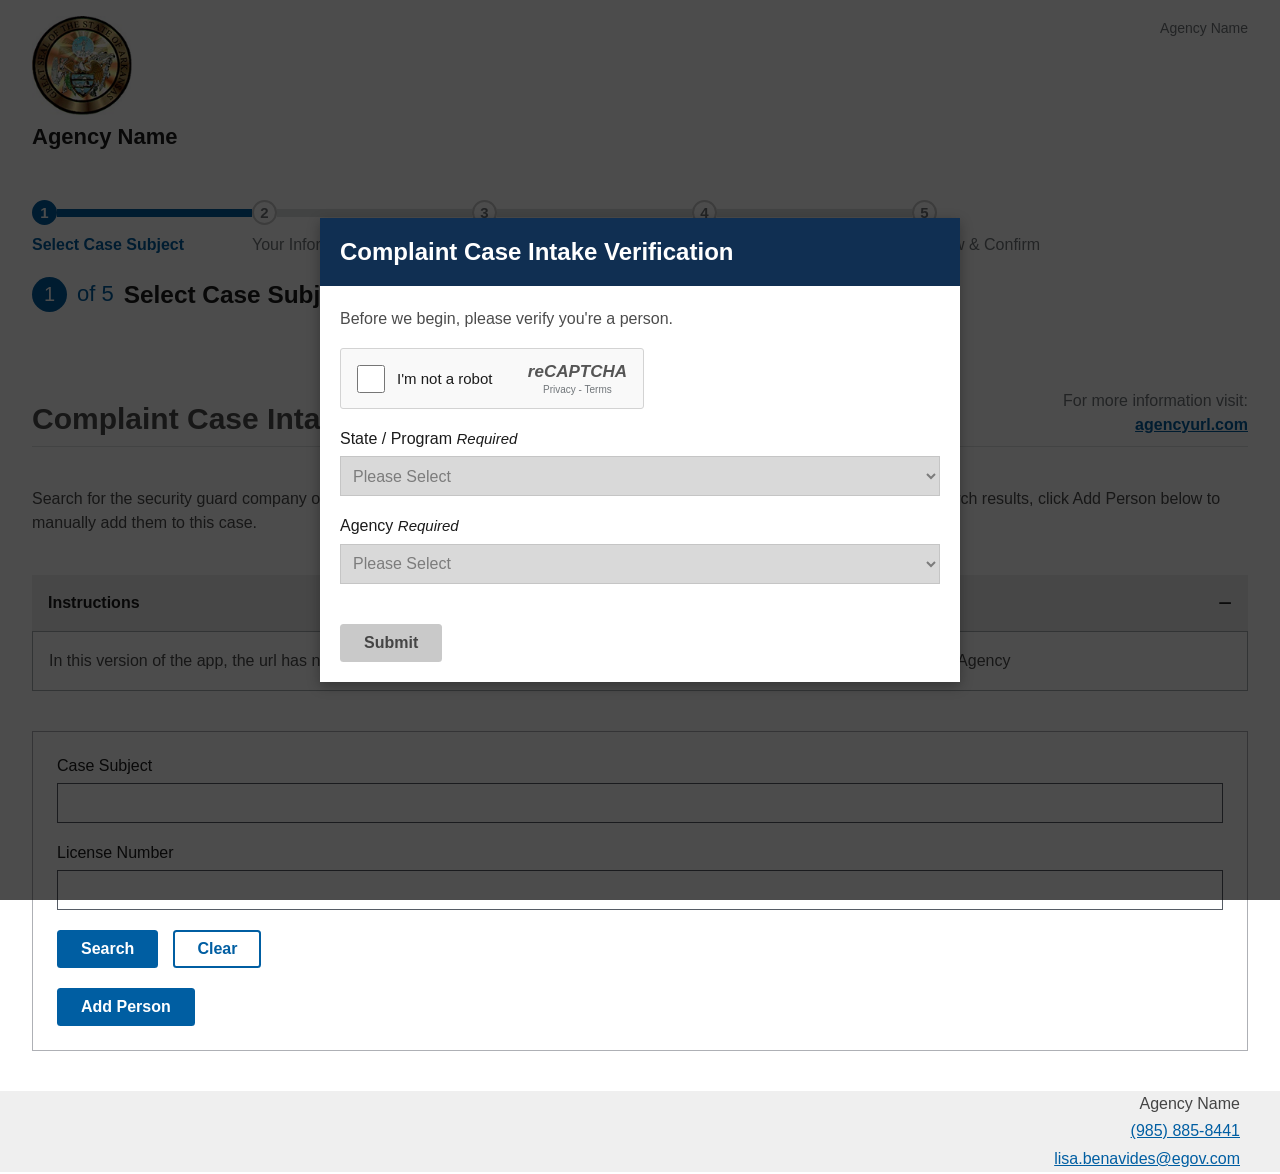
<file: index.html>
<!DOCTYPE html>
<html lang="en">

<head>
  <meta charset="UTF-8" />
  <meta name="viewport" content="width=device-width, initial-scale=1.0" />
  <title>Complaint Case Intake - Select Case Subject</title>
  <link rel="stylesheet" href="css/styles.css" />
  <style>
    /* Fix the CSS variable typo in styles.css for step labels */
    :root {
      --step-indicator-label-font-size: 1.6rem;
    }

    /* ===== Constituent Header ===== */
    .constituent-header {
      display: flex;
      justify-content: space-between;
      align-items: flex-start;
      padding: 1.6rem 3.2rem;
      background: #fff;
    }

    .constituent-header__brand {
      display: flex;
      flex-direction: column;
      gap: 0.4rem;
    }

    .constituent-header__logo {
      max-height: 100px;
      max-width: 100px;
    }

    .constituent-header__agency-name {
      font-size: 2.2rem;
      font-weight: 700;
      color: #1b1b1b;
      margin: 0;
    }

    .constituent-header__aside {
      font-size: 1.4rem;
      color: #71767a;
      padding-top: 0.4rem;
    }

    /* ===== Application Card ===== */
    .application-card {
      border: 1px solid #aeb0b5;
      background-color: #fff;
      padding: 2.4rem;
      margin-top: 2rem;
      margin-bottom: 4rem;
    }

    /* ===== Form Groups ===== */
    .usa-form-group {
      margin-bottom: 2rem;
    }

    /* ===== Constituent Footer ===== */
    .constituent-footer {
      text-align: right;
      background: #efefef;
      padding-right: 4rem;
    }

    .constituent-footer p {
      margin: 0.2rem 0;
      font-size: 1.6rem;
      color: #444;
    }

    .constituent-footer a {
      color: #005ea2;
      text-decoration: underline;
    }

    /* Keep step indicator labels visible on constituent page */
    .usa-step-indicator__segment-label {
      font-size: 1.6rem;
    }

    /* Give segments a fixed width instead of stretching to fill the row now that there are fewer steps */
    .usa-step-indicator__segments {
      justify-content: flex-start;
    }

    .usa-step-indicator__segment {
      flex: 0 0 22rem;
      padding-right: 0;
    }

    .usa-step-indicator__segment:last-child {
      flex: 0 0 auto;
      padding-right: 0;
    }

    /* Constituent page spacing overrides */
    .app-builder-content__heading {
      border-bottom: none;
      padding-bottom: 0;
      margin: 0;
    }

    .heading-url-row {
      display: flex;
      justify-content: space-between;
      align-items: flex-end;
      border-bottom: 1px solid #dfe1e2;
      padding-bottom: 1rem;
      margin-top: 8rem;
      margin-bottom: 4rem;
    }

    .heading-url-row__url {
      display: flex;
      flex-direction: column;
      align-items: flex-end;
      gap: 0.6rem;
      font-size: 1.6rem;
      color: #71767a;
      padding-bottom: 0.2rem;
    }

    .heading-url-row__url a {
      color: #005ea2;
      text-decoration: underline;
      font-size: 1.6rem;
      font-weight: 700;
    }

    /* ===== Mock reCAPTCHA ===== */
    .recaptcha-box {
      display: flex;
      align-items: center;
      justify-content: space-between;
      width: 30.4rem;
      padding: 1.2rem 1.6rem;
      border: 1px solid #d3d3d3;
      border-radius: 0.3rem;
      background-color: #f9f9f9;
    }

    .recaptcha-box__left {
      display: flex;
      align-items: center;
      gap: 1.2rem;
    }

    .recaptcha-box__checkbox {
      width: 2.8rem;
      height: 2.8rem;
      margin: 0;
    }

    .recaptcha-box__label {
      font-size: 1.5rem;
      color: #1b1b1b;
    }

    .recaptcha-box__brand {
      text-align: center;
      font-size: 1rem;
      line-height: 1.3;
      color: #71767a;
    }

    .recaptcha-box__brand strong {
      display: block;
      font-size: 1.7rem;
      font-style: italic;
      color: #555;
    }

  </style>
</head>

<body>
  <div class="app-container">

    <!-- Person Verification Modal (blocks the page until completed) -->
    <div class="modal" id="verification-modal" role="dialog" aria-modal="true" aria-labelledby="verification-modal-title">
      <div class="modal-overlay"></div>
      <div class="modal-content">
        <div class="modal-header">
          <h2 class="modal-title" id="verification-modal-title">Complaint Case Intake Verification</h2>
        </div>
        <div class="modal-body">
          <p style="margin-top: 0; font-size: 1.6rem;">Before we begin, please verify you're a person.</p>

          <div class="usa-form-group">
            <div class="recaptcha-box">
              <div class="recaptcha-box__left">
                <input type="checkbox" id="recaptcha-checkbox" class="recaptcha-box__checkbox" />
                <label for="recaptcha-checkbox" class="recaptcha-box__label">I'm not a robot</label>
              </div>
              <div class="recaptcha-box__brand">
                <strong>reCAPTCHA</strong>
                Privacy - Terms
              </div>
            </div>
          </div>

          <div class="usa-form-group">
            <label class="usa-label" for="modal-state-program">State / Program <span class="field-required">Required</span></label>
            <select class="usa-select" id="modal-state-program" name="modal-state-program" disabled>
              <option value="">Please Select</option>
              <option value="arkansas">Arkansas</option>
              <option value="illinois">Illinois</option>
              <option value="wisconsin">Wisconsin</option>
            </select>
          </div>

          <div class="usa-form-group">
            <label class="usa-label" for="modal-agency">Agency <span class="field-required">Required</span></label>
            <select class="usa-select" id="modal-agency" name="modal-agency" disabled>
              <option value="">Please Select</option>
              <option value="agency-1">Agency 1</option>
              <option value="agency-2">Agency 2</option>
              <option value="agency-3">Agency 3</option>
            </select>
          </div>
        </div>
        <div class="modal-footer">
          <button type="button" class="usa-button" id="verification-continue-btn" disabled>Submit</button>
        </div>
      </div>
    </div>

    <!-- Header -->
    <header class="constituent-header">
      <div class="constituent-header__brand">
        <img class="constituent-header__logo" src="assets/agency-logo.png" alt="Agency Logo" />
        <p class="constituent-header__agency-name">Agency Name</p>
      </div>
      <div class="constituent-header__aside">Agency Name</div>
    </header>

    <main id="main-content" class="grid-container">

      <!-- Top 5-step progress indicator -->
      <div class="usa-step-indicator margin-top-4" aria-label="Application progress">
        <ol class="usa-step-indicator__segments">
          <li class="usa-step-indicator__segment usa-step-indicator__segment--current">
            <span class="usa-step-indicator__segment-label">Select Case Subject</span>
          </li>
          <li class="usa-step-indicator__segment">
            <span class="usa-step-indicator__segment-label">Your Information</span>
          </li>
          <li class="usa-step-indicator__segment">
            <span class="usa-step-indicator__segment-label">Complaint Details</span>
          </li>
          <li class="usa-step-indicator__segment">
            <span class="usa-step-indicator__segment-label">Attestation</span>
          </li>
          <li class="usa-step-indicator__segment">
            <span class="usa-step-indicator__segment-label">Review & Confirm</span>
          </li>
        </ol>
      </div>

      <!-- Step heading -->
      <div class="usa-step-indicator__header">
        <h1 class="usa-step-indicator__heading">
          <span class="usa-step-indicator__heading-counter">1</span>
          <span class="usa-step-indicator__total-steps">of 5</span>
          <span class="usa-step-indicator__heading-text">Select Case Subject</span>
        </h1>
      </div>

      <!-- Title / Description -->
      <div class="heading-url-row">
        <h1 class="app-builder-content__heading">Complaint Case Intake</h1>
        <div class="heading-url-row__url">
          <span>For more information visit:</span>
          <a href="#">agencyurl.com</a>
        </div>
      </div>
      <p class="app-builder-content__text">Search for the security guard company or individual against whom the complaint is being filed. If you cannot find a name in the search results, click Add Person below to manually add them to this case.</p>

      <!-- Instructions Accordion (expanded by default) -->
      <div class="usa-accordion usa-accordion--bordered" style="margin-top: 4rem; margin-bottom: 4rem;">
        <h3 class="usa-accordion__heading">
          <button type="button" class="usa-accordion__button" aria-expanded="true" aria-controls="instructions-content">
            Instructions
          </button>
        </h3>
        <div id="instructions-content" class="usa-accordion__content">
          <p style="margin: 0; font-size: 1.6rem;">In this version of the app, the url has no knowledge of where the user came from. In other version the app will popuate the State/Agency</p>
        </div>
      </div>

      <!-- Application Card -->
      <div class="application-card">

        <div class="usa-form-group">
          <label class="usa-label" for="case-subject">Case Subject</label>
          <input class="usa-input" id="case-subject" name="case-subject" type="text" />
        </div>

        <div class="usa-form-group">
          <label class="usa-label" for="license-number">License Number</label>
          <input class="usa-input" id="license-number" name="license-number" type="text" />
        </div>

        <div style="display: flex; gap: 1rem;">
          <button type="button" class="usa-button">Search</button>
          <button type="button" class="usa-button usa-button--outline">Clear</button>
        </div>

        <div style="margin-top: 20px;">
          <button type="button" class="usa-button">Add Person</button>
        </div>

      </div><!-- end .application-card -->

    </main>

    <!-- Footer -->
    <footer class="constituent-footer">
      <p>Agency Name</p>
      <p><a href="tel:9858858441">(985) 885-8441</a></p>
      <p><a href="mailto:lisa.benavides@egov.com">lisa.benavides@egov.com</a></p>
    </footer>

  </div>

  <script>
    // Person verification modal gating
    (function () {
      var modal = document.getElementById('verification-modal');
      var recaptchaCheckbox = document.getElementById('recaptcha-checkbox');
      var stateSelect = document.getElementById('modal-state-program');
      var agencySelect = document.getElementById('modal-agency');
      var continueBtn = document.getElementById('verification-continue-btn');

      function updateContinueState() {
        var isValid = recaptchaCheckbox.checked && stateSelect.value && agencySelect.value;
        continueBtn.disabled = !isValid;
      }

      recaptchaCheckbox.addEventListener('change', function () {
        stateSelect.disabled = !recaptchaCheckbox.checked;
        if (!recaptchaCheckbox.checked) {
          stateSelect.value = '';
          agencySelect.disabled = true;
          agencySelect.value = '';
        }
        updateContinueState();
      });

      stateSelect.addEventListener('change', function () {
        agencySelect.disabled = !stateSelect.value;
        if (!stateSelect.value) {
          agencySelect.value = '';
        }
        updateContinueState();
      });

      agencySelect.addEventListener('change', updateContinueState);

      continueBtn.addEventListener('click', function () {
        modal.setAttribute('hidden', '');
      });
    })();

    // Step indicator navigation
    var stepPages = ['index.html'];
    document.querySelectorAll('.usa-step-indicator__segment').forEach(function (segment, i) {
      if (stepPages[i]) {
        segment.style.cursor = 'pointer';
        segment.addEventListener('click', function () { window.location.href = stepPages[i]; });
      }
    });

    // Accordion toggle
    document.querySelectorAll('.usa-accordion__button').forEach(function (button) {
      button.addEventListener('click', function () {
        var expanded = this.getAttribute('aria-expanded') === 'true';
        var content = document.getElementById(this.getAttribute('aria-controls'));
        if (expanded) {
          this.setAttribute('aria-expanded', 'false');
          content.setAttribute('hidden', '');
        } else {
          this.setAttribute('aria-expanded', 'true');
          content.removeAttribute('hidden');
        }
      });
    });

  </script>
</body>

</html>
</file>
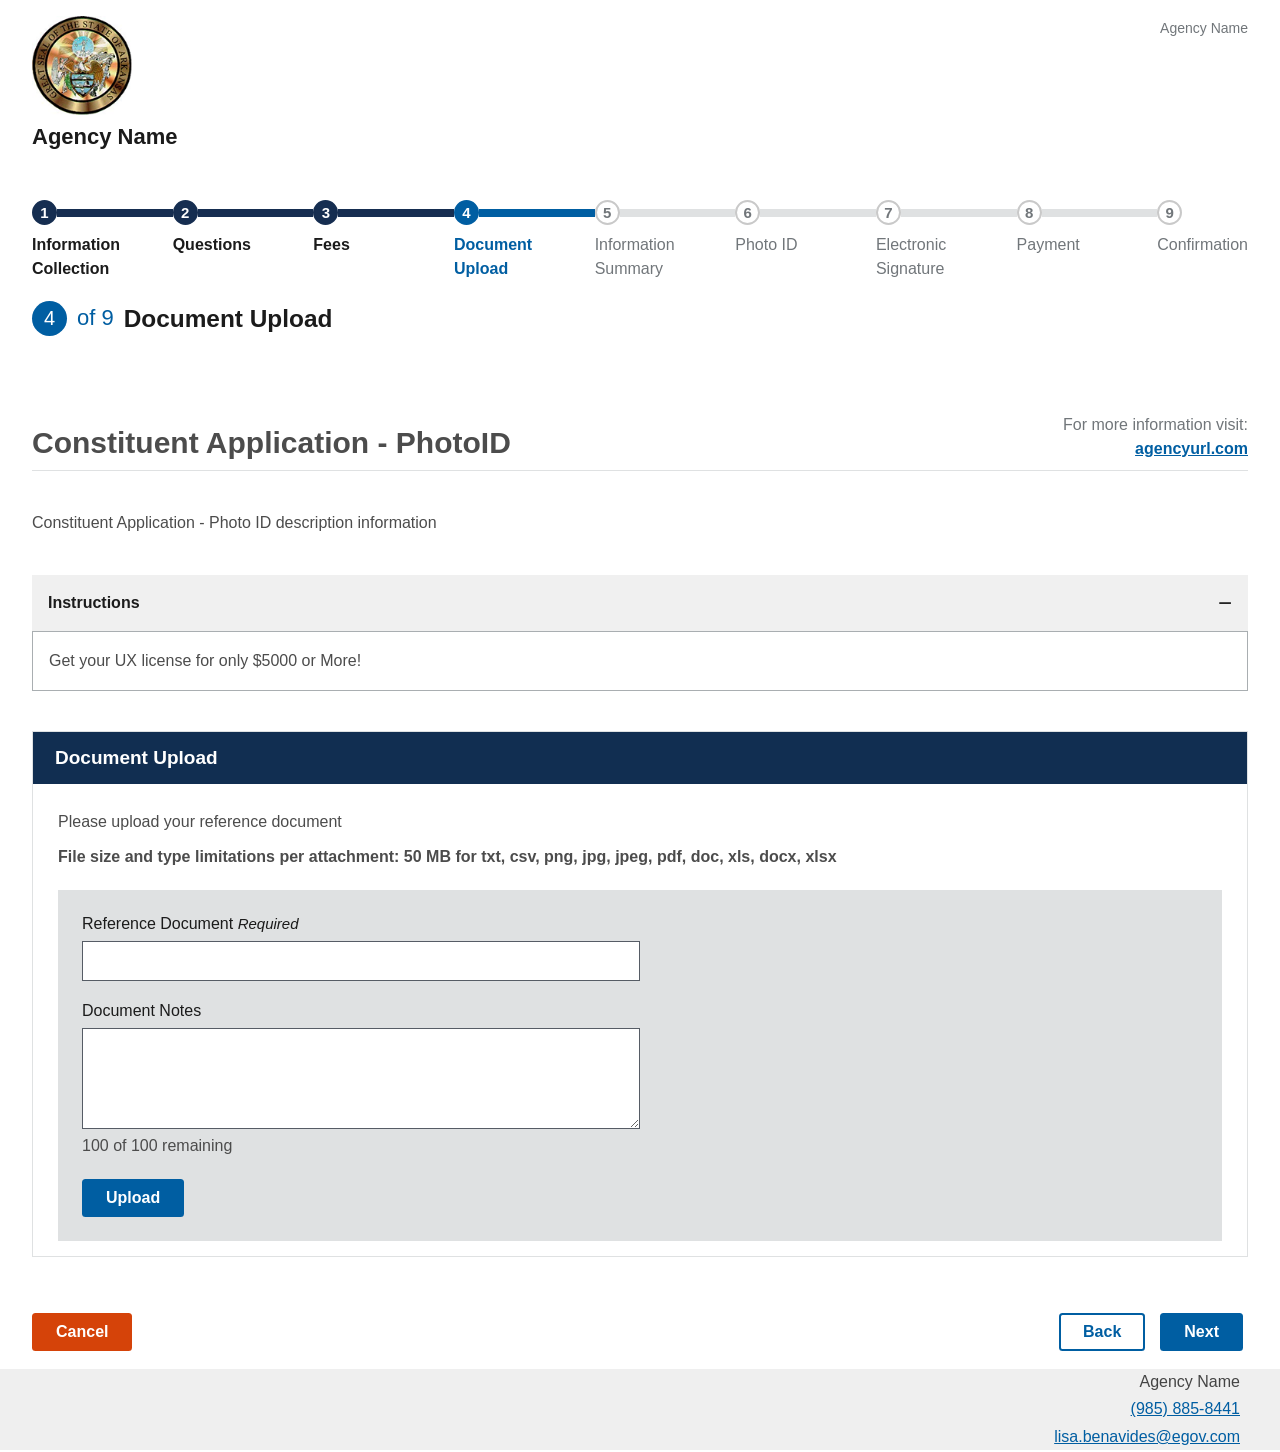
<file: document-upload.html>
<!DOCTYPE html>
<html lang="en">

<head>
  <meta charset="UTF-8" />
  <meta name="viewport" content="width=device-width, initial-scale=1.0" />
  <title>Constituent Application - PhotoID - Document Upload</title>
  <link rel="stylesheet" href="css/styles.css" />
  <style>
    /* Fix the CSS variable typo in styles.css for step labels */
    :root {
      --step-indicator-label-font-size: 1.6rem;
    }

    /* ===== Constituent Header ===== */
    .constituent-header {
      display: flex;
      justify-content: space-between;
      align-items: flex-start;
      padding: 1.6rem 3.2rem;
      background: #fff;
    }

    .constituent-header__brand {
      display: flex;
      flex-direction: column;
      gap: 0.4rem;
    }

    .constituent-header__logo {
      max-height: 100px;
      max-width: 100px;
    }

    .constituent-header__agency-name {
      font-size: 2.2rem;
      font-weight: 700;
      color: #1b1b1b;
      margin: 0;
    }

    .constituent-header__aside {
      font-size: 1.4rem;
      color: #71767a;
      padding-top: 0.4rem;
    }

    /* ===== Action Buttons Bar ===== */
    .form-actions {
      display: flex;
      justify-content: space-between;
      align-items: center;
      padding: 1.6rem 0;
    }

    /* ===== Constituent Footer ===== */
    .constituent-footer {
      text-align: right;
      background: #efefef;
      padding-right: 4rem;
    }

    .constituent-footer p {
      margin: 0.2rem 0;
      font-size: 1.6rem;
      color: #444;
    }

    .constituent-footer a {
      color: #005ea2;
      text-decoration: underline;
    }

    /* Keep step indicator labels visible on constituent page */
    .usa-step-indicator__segment-label {
      font-size: 1.6rem;
    }

    /* Constituent page spacing overrides */
    .app-builder-content__heading {
      border-bottom: none;
      padding-bottom: 0;
      margin: 0;
    }

    .heading-url-row {
      display: flex;
      justify-content: space-between;
      align-items: flex-end;
      border-bottom: 1px solid #dfe1e2;
      padding-bottom: 1rem;
      margin-top: 8rem;
      margin-bottom: 4rem;
    }

    .heading-url-row__url {
      display: flex;
      flex-direction: column;
      align-items: flex-end;
      gap: 0.6rem;
      font-size: 1.6rem;
      color: #71767a;
      padding-bottom: 0.2rem;
    }

    .heading-url-row__url a {
      color: #005ea2;
      text-decoration: underline;
      font-size: 1.6rem;
      font-weight: 700;
    }

    .usa-textarea:disabled {
      background-color: #f0f0f0;
      color: #454545;
      cursor: not-allowed;
      border-color: #c9c9c9;
    }
  </style>
</head>

<body>
  <div class="app-container">

    <!-- Header -->
    <header class="constituent-header">
      <div class="constituent-header__brand">
        <img class="constituent-header__logo" src="assets/agency-logo.png" alt="Agency Logo" />
        <p class="constituent-header__agency-name">Agency Name</p>
      </div>
      <div class="constituent-header__aside">Agency Name</div>
    </header>

    <main id="main-content" class="grid-container">

      <!-- Top 8-step progress indicator -->
      <div class="usa-step-indicator margin-top-4" aria-label="Application progress">
        <ol class="usa-step-indicator__segments">
          <li class="usa-step-indicator__segment usa-step-indicator__segment--complete">
            <span class="usa-step-indicator__segment-label">Information Collection</span>
          </li>
          <li class="usa-step-indicator__segment usa-step-indicator__segment--complete">
            <span class="usa-step-indicator__segment-label">Questions</span>
          </li>
          <li class="usa-step-indicator__segment usa-step-indicator__segment--complete">
            <span class="usa-step-indicator__segment-label">Fees</span>
          </li>
          <li class="usa-step-indicator__segment usa-step-indicator__segment--current">
            <span class="usa-step-indicator__segment-label">Document Upload</span>
          </li>
          <li class="usa-step-indicator__segment">
            <span class="usa-step-indicator__segment-label">Information Summary</span>
          </li>
          <li class="usa-step-indicator__segment">
            <span class="usa-step-indicator__segment-label">Photo ID</span>
          </li>
          <li class="usa-step-indicator__segment">
            <span class="usa-step-indicator__segment-label">Electronic Signature</span>
          </li>
          <li class="usa-step-indicator__segment">
            <span class="usa-step-indicator__segment-label">Payment</span>
          </li>
          <li class="usa-step-indicator__segment">
            <span class="usa-step-indicator__segment-label">Confirmation</span>
          </li>
        </ol>
      </div>

      <!-- Step heading -->
      <div class="usa-step-indicator__header">
        <h1 class="usa-step-indicator__heading">
          <span class="usa-step-indicator__heading-counter">4</span>
          <span class="usa-step-indicator__total-steps">of 9</span>
          <span class="usa-step-indicator__heading-text">Document Upload</span>
        </h1>
      </div>

      <!-- Title / Description -->
      <div class="heading-url-row">
        <h1 class="app-builder-content__heading">Constituent Application - PhotoID</h1>
        <div class="heading-url-row__url">
          <span>For more information visit:</span>
          <a href="#">agencyurl.com</a>
        </div>
      </div>
      <p class="app-builder-content__text">Constituent Application - Photo ID description information</p>

      <!-- Instructions Accordion (expanded by default) -->
      <div class="usa-accordion usa-accordion--bordered" style="margin-top: 4rem; margin-bottom: 4rem;">
        <h3 class="usa-accordion__heading">
          <button type="button" class="usa-accordion__button" aria-expanded="true" aria-controls="instructions-content">
            Instructions
          </button>
        </h3>
        <div id="instructions-content" class="usa-accordion__content">
          <p style="margin: 0; font-size: 1.6rem;">Get your UX license for only $5000 or More!</p>
        </div>
      </div>

      <!-- Document Upload Blue Bar Container -->
      <div class="preview-container" style="margin-bottom: 4rem;">
        <div class="preview-container__header">Document Upload</div>
        <div class="preview-container__body">
          <p style="font-size: 1.6rem; margin: 0 0 1rem;">Please upload your reference document</p>
          <p style="font-size: 1.6rem; font-weight: 700; margin: 0 0 2rem;">File size and type limitations per attachment: 50 MB for txt, csv, png, jpg, jpeg, pdf, doc, xls, docx, xlsx</p>

          <!-- Upload form gray container -->
          <div style="background-color: #dfe1e2; padding: 2.4rem;">

            <div class="usa-form-group" style="margin-bottom: 2rem;">
              <label class="usa-label" for="reference-doc">Reference Document <span class="field-required">Required</span></label>
              <input class="usa-input" id="reference-doc" name="reference-doc" type="text" readonly style="max-width: 50%;" />
            </div>

            <div class="usa-form-group" style="margin-bottom: 0.4rem;">
              <label class="usa-label" for="doc-notes">Document Notes</label>
              <textarea class="usa-textarea" id="doc-notes" name="doc-notes" maxlength="100" rows="4"
                oninput="updateCount(this)" style="max-width: 50%;"></textarea>
            </div>
            <p id="doc-notes-count" style="font-size: 1.6rem; margin: 0 0 2rem;">100 of 100 remaining</p>

            <!-- Hidden real file picker -->
            <input type="file" id="file-picker" style="display: none;" />

            <!-- Button states -->
            <div id="upload-btn-state">
              <button type="button" class="usa-button" id="upload-btn">Upload</button>
            </div>
            <div id="save-cancel-btn-state" style="display: none; gap: 1rem; display: none;">
              <button type="button" class="usa-button" id="save-btn">Save</button>
              <button type="button" class="usa-button usa-button--secondary" id="cancel-upload-btn">Cancel</button>
            </div>
            <div id="delete-btn-state" style="display: none;">
              <button type="button" class="usa-button usa-button--secondary" id="delete-btn">Delete</button>
            </div>

          </div>
        </div>
      </div>

      <!-- Action Buttons -->
      <div class="form-actions">
        <button type="button" class="usa-button usa-button--secondary">Cancel</button>
        <div style="display: flex; gap: 1rem;">
          <button type="button" class="usa-button usa-button--outline" onclick="window.location.href='fees.html'">Back</button>
          <button type="button" class="usa-button" onclick="window.location.href='information-summary.html'">Next</button>
        </div>
      </div>

    </main>

    <!-- Footer -->
    <footer class="constituent-footer">
      <p>Agency Name</p>
      <p><a href="tel:9858858441">(985) 885-8441</a></p>
      <p><a href="mailto:lisa.benavides@egov.com">lisa.benavides@egov.com</a></p>
    </footer>

  </div>

  <script>
    function updateCount(textarea) {
      var remaining = 100 - textarea.value.length;
      document.getElementById('doc-notes-count').textContent = remaining + ' of 100 remaining';
    }

    var filePicker = document.getElementById('file-picker');
    var refDocInput = document.getElementById('reference-doc');
    var uploadState = document.getElementById('upload-btn-state');
    var saveCancelState = document.getElementById('save-cancel-btn-state');
    var deleteState = document.getElementById('delete-btn-state');

    function showState(state) {
      uploadState.style.display = state === 'upload' ? 'block' : 'none';
      saveCancelState.style.display = state === 'save-cancel' ? 'flex' : 'none';
      deleteState.style.display = state === 'delete' ? 'block' : 'none';
    }

    // Upload clicked — open file picker
    document.getElementById('upload-btn').addEventListener('click', function () {
      filePicker.click();
    });

    // File selected — populate input, show Save/Cancel
    filePicker.addEventListener('change', function () {
      if (filePicker.files.length > 0) {
        refDocInput.value = filePicker.files[0].name;
        showState('save-cancel');
      }
    });

    // Save clicked — show Delete, disable notes
    document.getElementById('save-btn').addEventListener('click', function () {
      document.getElementById('doc-notes').disabled = true;
      showState('delete');
    });

    // Cancel clicked — clear and return to Upload
    document.getElementById('cancel-upload-btn').addEventListener('click', function () {
      refDocInput.value = '';
      filePicker.value = '';
      showState('upload');
    });

    // Delete clicked — clear, re-enable notes, return to Upload
    document.getElementById('delete-btn').addEventListener('click', function () {
      refDocInput.value = '';
      filePicker.value = '';
      document.getElementById('doc-notes').disabled = false;
      showState('upload');
    });

    // Step indicator navigation
    var stepPages = ['index.html', 'questions.html', 'fees.html', 'document-upload.html', 'information-summary.html', 'photo-id.html', 'electronic-signature.html'];
    document.querySelectorAll('.usa-step-indicator__segment').forEach(function (segment, i) {
      if (stepPages[i]) {
        segment.style.cursor = 'pointer';
        segment.addEventListener('click', function () { window.location.href = stepPages[i]; });
      }
    });

    // Accordion toggle
    document.querySelectorAll('.usa-accordion__button').forEach(function (button) {
      button.addEventListener('click', function () {
        var expanded = this.getAttribute('aria-expanded') === 'true';
        var content = document.getElementById(this.getAttribute('aria-controls'));
        if (expanded) {
          this.setAttribute('aria-expanded', 'false');
          content.setAttribute('hidden', '');
        } else {
          this.setAttribute('aria-expanded', 'true');
          content.removeAttribute('hidden');
        }
      });
    });
  </script>
</body>

</html>
</file>
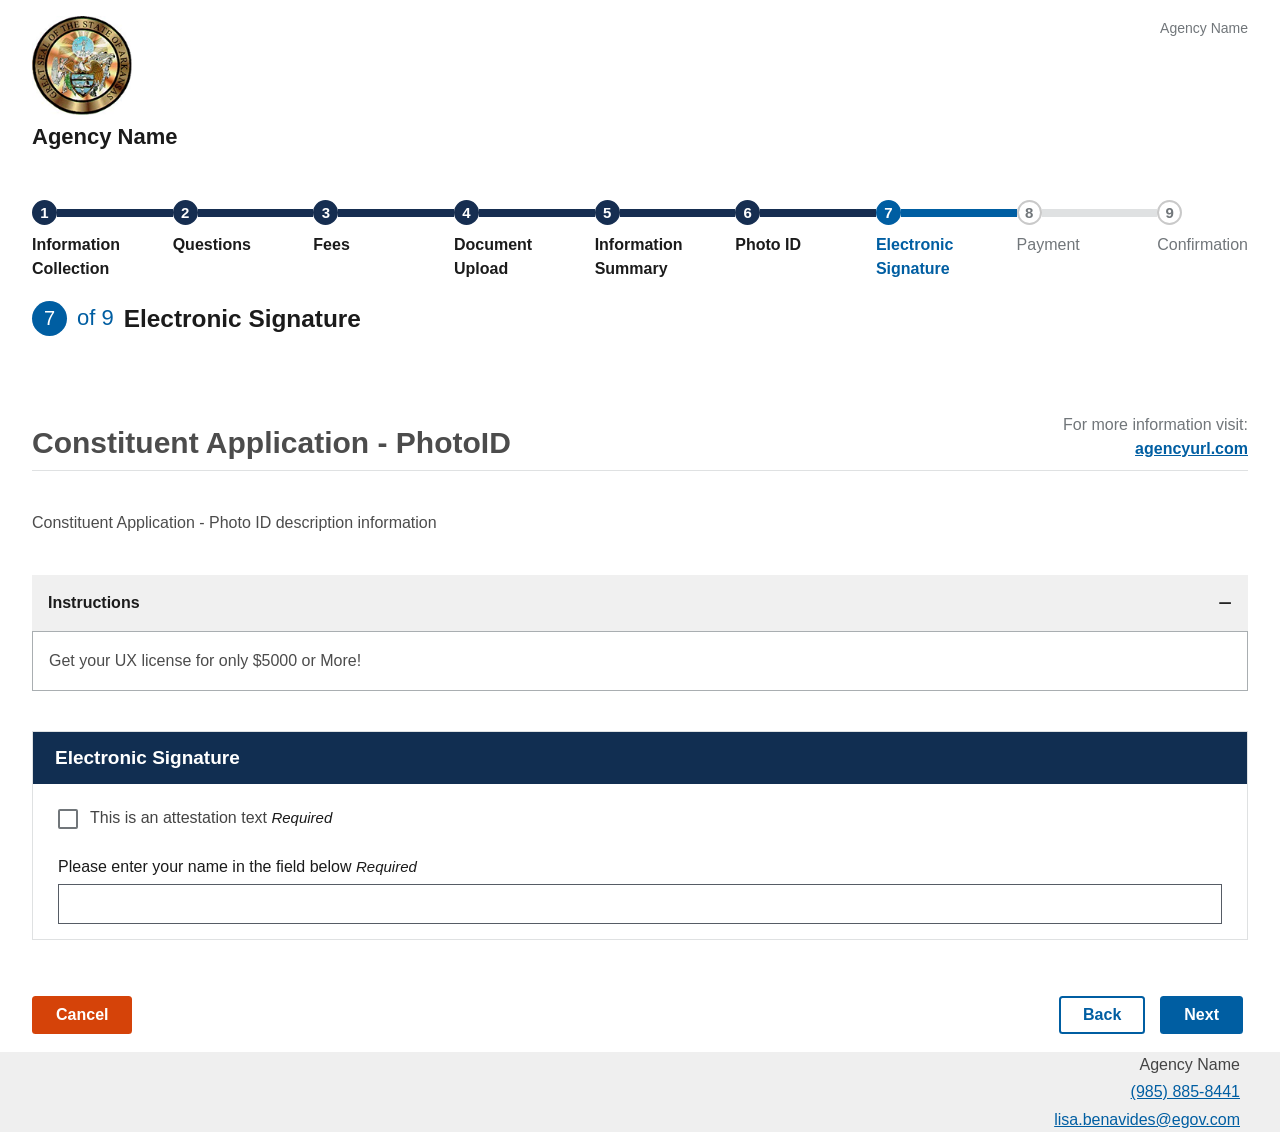
<file: electronic-signature.html>
<!DOCTYPE html>
<html lang="en">

<head>
  <meta charset="UTF-8" />
  <meta name="viewport" content="width=device-width, initial-scale=1.0" />
  <title>Constituent Application - PhotoID - Electronic Signature</title>
  <link rel="stylesheet" href="css/styles.css" />
  <style>
    /* Fix the CSS variable typo in styles.css for step labels */
    :root {
      --step-indicator-label-font-size: 1.6rem;
    }

    /* ===== Constituent Header ===== */
    .constituent-header {
      display: flex;
      justify-content: space-between;
      align-items: flex-start;
      padding: 1.6rem 3.2rem;
      background: #fff;
    }

    .constituent-header__brand {
      display: flex;
      flex-direction: column;
      gap: 0.4rem;
    }

    .constituent-header__logo {
      max-height: 100px;
      max-width: 100px;
    }

    .constituent-header__agency-name {
      font-size: 2.2rem;
      font-weight: 700;
      color: #1b1b1b;
      margin: 0;
    }

    .constituent-header__aside {
      font-size: 1.4rem;
      color: #71767a;
      padding-top: 0.4rem;
    }

    /* ===== Action Buttons Bar ===== */
    .form-actions {
      display: flex;
      justify-content: space-between;
      align-items: center;
      padding: 1.6rem 0;
    }

    /* ===== Constituent Footer ===== */
    .constituent-footer {
      text-align: right;
      background: #efefef;
      padding-right: 4rem;
    }

    .constituent-footer p {
      margin: 0.2rem 0;
      font-size: 1.6rem;
      color: #444;
    }

    .constituent-footer a {
      color: #005ea2;
      text-decoration: underline;
    }

    /* Keep step indicator labels visible on constituent page */
    .usa-step-indicator__segment-label {
      font-size: 1.6rem;
    }

    /* Constituent page spacing overrides */
    .app-builder-content__heading {
      border-bottom: none;
      padding-bottom: 0;
      margin: 0;
    }

    .heading-url-row {
      display: flex;
      justify-content: space-between;
      align-items: flex-end;
      border-bottom: 1px solid #dfe1e2;
      padding-bottom: 1rem;
      margin-top: 8rem;
      margin-bottom: 4rem;
    }

    .heading-url-row__url {
      display: flex;
      flex-direction: column;
      align-items: flex-end;
      gap: 0.6rem;
      font-size: 1.6rem;
      color: #71767a;
      padding-bottom: 0.2rem;
    }

    .heading-url-row__url a {
      color: #005ea2;
      text-decoration: underline;
      font-size: 1.6rem;
      font-weight: 700;
    }
  </style>
</head>

<body>
  <div class="app-container">

    <!-- Header -->
    <header class="constituent-header">
      <div class="constituent-header__brand">
        <img class="constituent-header__logo" src="assets/agency-logo.png" alt="Agency Logo" />
        <p class="constituent-header__agency-name">Agency Name</p>
      </div>
      <div class="constituent-header__aside">Agency Name</div>
    </header>

    <main id="main-content" class="grid-container">

      <!-- Top 8-step progress indicator -->
      <div class="usa-step-indicator margin-top-4" aria-label="Application progress">
        <ol class="usa-step-indicator__segments">
          <li class="usa-step-indicator__segment usa-step-indicator__segment--complete">
            <span class="usa-step-indicator__segment-label">Information Collection</span>
          </li>
          <li class="usa-step-indicator__segment usa-step-indicator__segment--complete">
            <span class="usa-step-indicator__segment-label">Questions</span>
          </li>
          <li class="usa-step-indicator__segment usa-step-indicator__segment--complete">
            <span class="usa-step-indicator__segment-label">Fees</span>
          </li>
          <li class="usa-step-indicator__segment usa-step-indicator__segment--complete">
            <span class="usa-step-indicator__segment-label">Document Upload</span>
          </li>
          <li class="usa-step-indicator__segment usa-step-indicator__segment--complete">
            <span class="usa-step-indicator__segment-label">Information Summary</span>
          </li>
          <li class="usa-step-indicator__segment usa-step-indicator__segment--complete">
            <span class="usa-step-indicator__segment-label">Photo ID</span>
          </li>
          <li class="usa-step-indicator__segment usa-step-indicator__segment--current">
            <span class="usa-step-indicator__segment-label">Electronic Signature</span>
          </li>
          <li class="usa-step-indicator__segment">
            <span class="usa-step-indicator__segment-label">Payment</span>
          </li>
          <li class="usa-step-indicator__segment">
            <span class="usa-step-indicator__segment-label">Confirmation</span>
          </li>
        </ol>
      </div>

      <!-- Step heading -->
      <div class="usa-step-indicator__header">
        <h1 class="usa-step-indicator__heading">
          <span class="usa-step-indicator__heading-counter">7</span>
          <span class="usa-step-indicator__total-steps">of 9</span>
          <span class="usa-step-indicator__heading-text">Electronic Signature</span>
        </h1>
      </div>

      <!-- Title / Description -->
      <div class="heading-url-row">
        <h1 class="app-builder-content__heading">Constituent Application - PhotoID</h1>
        <div class="heading-url-row__url">
          <span>For more information visit:</span>
          <a href="#">agencyurl.com</a>
        </div>
      </div>
      <p class="app-builder-content__text">Constituent Application - Photo ID description information</p>

      <!-- Instructions Accordion (expanded by default) -->
      <div class="usa-accordion usa-accordion--bordered" style="margin-top: 4rem; margin-bottom: 4rem;">
        <h3 class="usa-accordion__heading">
          <button type="button" class="usa-accordion__button" aria-expanded="true" aria-controls="instructions-content">
            Instructions
          </button>
        </h3>
        <div id="instructions-content" class="usa-accordion__content">
          <p style="margin: 0; font-size: 1.6rem;">Get your UX license for only $5000 or More!</p>
        </div>
      </div>

      <!-- Electronic Signature Blue Bar Container -->
      <div class="preview-container" style="margin-bottom: 4rem;">
        <div class="preview-container__header">Electronic Signature</div>
        <div class="preview-container__body">

          <div class="usa-form-group" style="margin-bottom: 3rem;">
            <div class="usa-checkbox">
              <input class="usa-checkbox__input" id="attestation" type="checkbox" name="attestation" />
              <label class="usa-checkbox__label" for="attestation">This is an attestation text <span class="field-required">Required</span></label>
            </div>
          </div>

          <div class="usa-form-group" style="margin-bottom: 0;">
            <label class="usa-label" for="signature-name">Please enter your name in the field below <span class="field-required">Required</span></label>
            <input class="usa-input" id="signature-name" name="signature-name" type="text" />
          </div>

        </div>
      </div>

      <!-- Action Buttons -->
      <div class="form-actions">
        <button type="button" class="usa-button usa-button--secondary">Cancel</button>
        <div style="display: flex; gap: 1rem;">
          <button type="button" class="usa-button usa-button--outline" onclick="window.location.href='photo-id.html'">Back</button>
          <button type="button" class="usa-button">Next</button>
        </div>
      </div>

    </main>

    <!-- Footer -->
    <footer class="constituent-footer">
      <p>Agency Name</p>
      <p><a href="tel:9858858441">(985) 885-8441</a></p>
      <p><a href="mailto:lisa.benavides@egov.com">lisa.benavides@egov.com</a></p>
    </footer>

  </div>

  <script>
    // Step indicator navigation
    var stepPages = ['index.html', 'questions.html', 'fees.html', 'document-upload.html', 'information-summary.html', 'photo-id.html', 'electronic-signature.html'];
    document.querySelectorAll('.usa-step-indicator__segment').forEach(function (segment, i) {
      if (stepPages[i]) {
        segment.style.cursor = 'pointer';
        segment.addEventListener('click', function () { window.location.href = stepPages[i]; });
      }
    });

    // Accordion toggle
    document.querySelectorAll('.usa-accordion__button').forEach(function (button) {
      button.addEventListener('click', function () {
        var expanded = this.getAttribute('aria-expanded') === 'true';
        var content = document.getElementById(this.getAttribute('aria-controls'));
        if (expanded) {
          this.setAttribute('aria-expanded', 'false');
          content.setAttribute('hidden', '');
        } else {
          this.setAttribute('aria-expanded', 'true');
          content.removeAttribute('hidden');
        }
      });
    });
  </script>
</body>

</html>
</file>
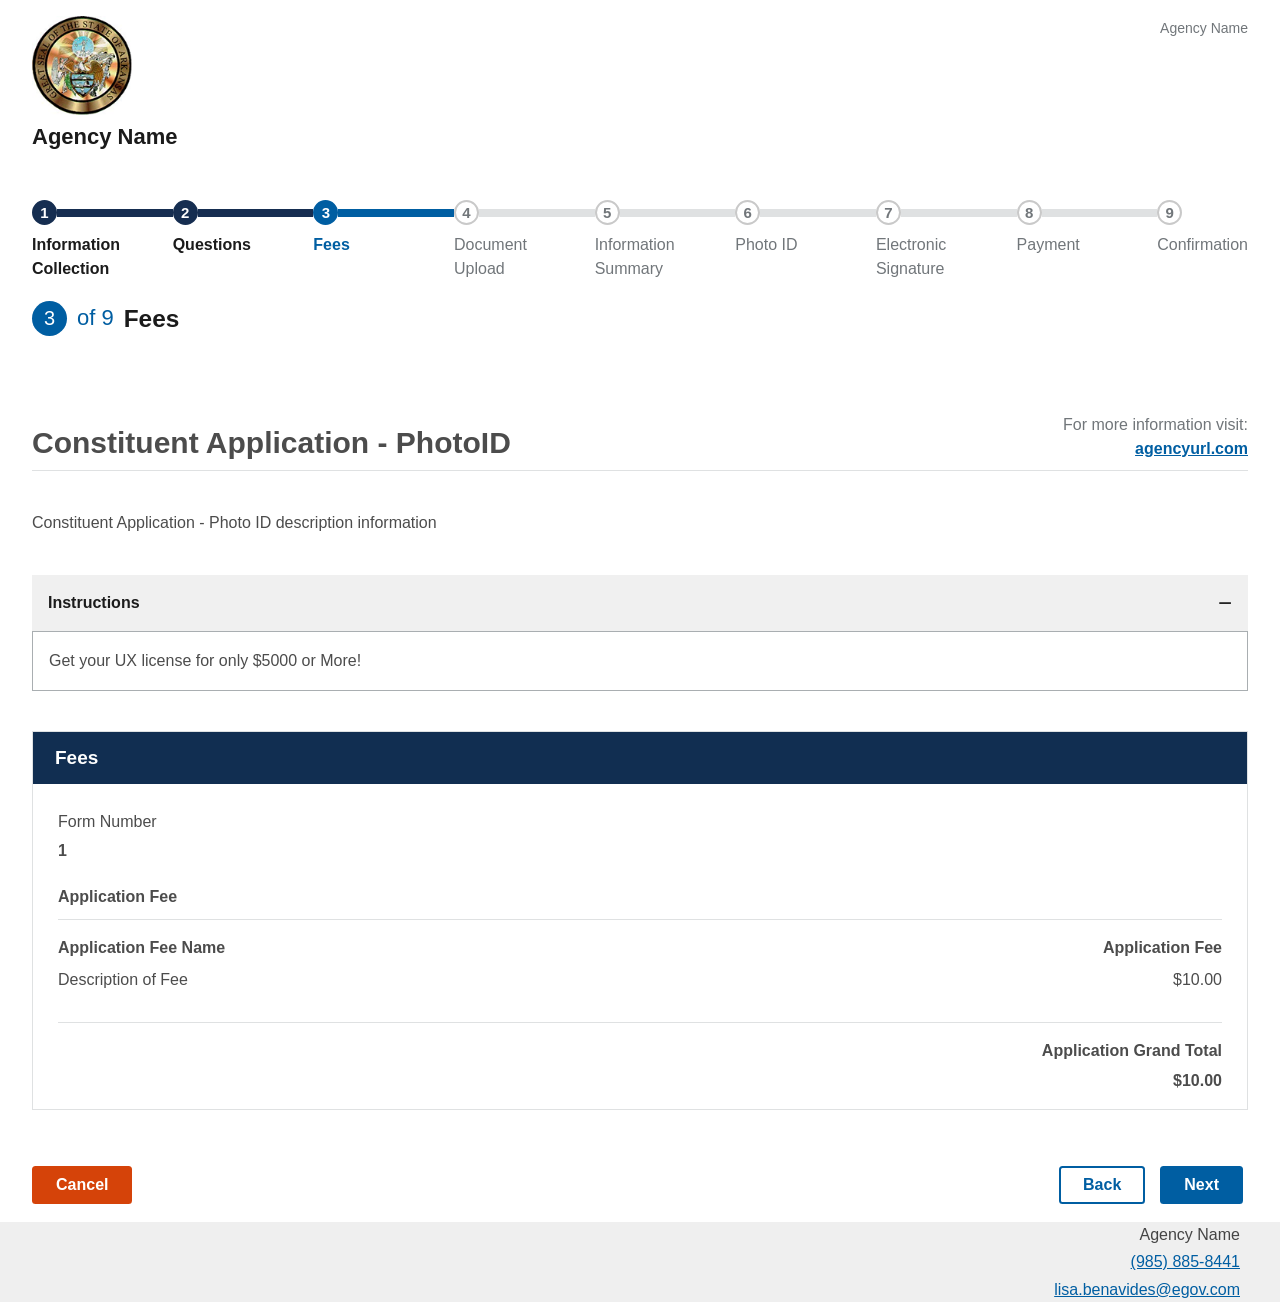
<file: fees.html>
<!DOCTYPE html>
<html lang="en">

<head>
  <meta charset="UTF-8" />
  <meta name="viewport" content="width=device-width, initial-scale=1.0" />
  <title>Constituent Application - PhotoID - Fees</title>
  <link rel="stylesheet" href="css/styles.css" />
  <style>
    /* Fix the CSS variable typo in styles.css for step labels */
    :root {
      --step-indicator-label-font-size: 1.6rem;
    }

    /* ===== Constituent Header ===== */
    .constituent-header {
      display: flex;
      justify-content: space-between;
      align-items: flex-start;
      padding: 1.6rem 3.2rem;
      background: #fff;
    }

    .constituent-header__brand {
      display: flex;
      flex-direction: column;
      gap: 0.4rem;
    }

    .constituent-header__logo {
      max-height: 100px;
      max-width: 100px;
    }

    .constituent-header__agency-name {
      font-size: 2.2rem;
      font-weight: 700;
      color: #1b1b1b;
      margin: 0;
    }

    .constituent-header__aside {
      font-size: 1.4rem;
      color: #71767a;
      padding-top: 0.4rem;
    }

    /* ===== Action Buttons Bar ===== */
    .form-actions {
      display: flex;
      justify-content: space-between;
      align-items: center;
      padding: 1.6rem 0;
    }

    /* ===== Constituent Footer ===== */
    .constituent-footer {
      text-align: right;
      background: #efefef;
      padding-right: 4rem;
    }

    .constituent-footer p {
      margin: 0.2rem 0;
      font-size: 1.6rem;
      color: #444;
    }

    .constituent-footer a {
      color: #005ea2;
      text-decoration: underline;
    }

    /* Keep step indicator labels visible on constituent page */
    .usa-step-indicator__segment-label {
      font-size: 1.6rem;
    }

    /* Constituent page spacing overrides */
    .app-builder-content__heading {
      border-bottom: none;
      padding-bottom: 0;
      margin: 0;
    }

    .heading-url-row {
      display: flex;
      justify-content: space-between;
      align-items: flex-end;
      border-bottom: 1px solid #dfe1e2;
      padding-bottom: 1rem;
      margin-top: 8rem;
      margin-bottom: 4rem;
    }

    .heading-url-row__url {
      display: flex;
      flex-direction: column;
      align-items: flex-end;
      gap: 0.6rem;
      font-size: 1.6rem;
      color: #71767a;
      padding-bottom: 0.2rem;
    }

    .heading-url-row__url a {
      color: #005ea2;
      text-decoration: underline;
      font-size: 1.6rem;
      font-weight: 700;
    }
  </style>
</head>

<body>
  <div class="app-container">

    <!-- Header -->
    <header class="constituent-header">
      <div class="constituent-header__brand">
        <img class="constituent-header__logo" src="assets/agency-logo.png" alt="Agency Logo" />
        <p class="constituent-header__agency-name">Agency Name</p>
      </div>
      <div class="constituent-header__aside">Agency Name</div>
    </header>

    <main id="main-content" class="grid-container">

      <!-- Top 8-step progress indicator -->
      <div class="usa-step-indicator margin-top-4" aria-label="Application progress">
        <ol class="usa-step-indicator__segments">
          <li class="usa-step-indicator__segment usa-step-indicator__segment--complete">
            <span class="usa-step-indicator__segment-label">Information Collection</span>
          </li>
          <li class="usa-step-indicator__segment usa-step-indicator__segment--complete">
            <span class="usa-step-indicator__segment-label">Questions</span>
          </li>
          <li class="usa-step-indicator__segment usa-step-indicator__segment--current">
            <span class="usa-step-indicator__segment-label">Fees</span>
          </li>
          <li class="usa-step-indicator__segment">
            <span class="usa-step-indicator__segment-label">Document Upload</span>
          </li>
          <li class="usa-step-indicator__segment">
            <span class="usa-step-indicator__segment-label">Information Summary</span>
          </li>
          <li class="usa-step-indicator__segment">
            <span class="usa-step-indicator__segment-label">Photo ID</span>
          </li>
          <li class="usa-step-indicator__segment">
            <span class="usa-step-indicator__segment-label">Electronic Signature</span>
          </li>
          <li class="usa-step-indicator__segment">
            <span class="usa-step-indicator__segment-label">Payment</span>
          </li>
          <li class="usa-step-indicator__segment">
            <span class="usa-step-indicator__segment-label">Confirmation</span>
          </li>
        </ol>
      </div>

      <!-- Step heading -->
      <div class="usa-step-indicator__header">
        <h1 class="usa-step-indicator__heading">
          <span class="usa-step-indicator__heading-counter">3</span>
          <span class="usa-step-indicator__total-steps">of 9</span>
          <span class="usa-step-indicator__heading-text">Fees</span>
        </h1>
      </div>

      <!-- Title / Description -->
      <div class="heading-url-row">
        <h1 class="app-builder-content__heading">Constituent Application - PhotoID</h1>
        <div class="heading-url-row__url">
          <span>For more information visit:</span>
          <a href="#">agencyurl.com</a>
        </div>
      </div>
      <p class="app-builder-content__text">Constituent Application - Photo ID description information</p>

      <!-- Instructions Accordion (expanded by default) -->
      <div class="usa-accordion usa-accordion--bordered" style="margin-top: 4rem; margin-bottom: 4rem;">
        <h3 class="usa-accordion__heading">
          <button type="button" class="usa-accordion__button" aria-expanded="true" aria-controls="instructions-content">
            Instructions
          </button>
        </h3>
        <div id="instructions-content" class="usa-accordion__content">
          <p style="margin: 0; font-size: 1.6rem;">Get your UX license for only $5000 or More!</p>
        </div>
      </div>

      <!-- Fees Blue Bar Container -->
      <div class="preview-container" style="margin-bottom: 4rem;">
        <div class="preview-container__header">Fees</div>
        <div class="preview-container__body">
          <p style="font-size: 1.6rem; margin: 0 0 0.4rem;">Form Number</p>
          <p style="font-size: 1.6rem; font-weight: 700; margin: 0 0 2rem;">1</p>
          <p style="font-size: 1.6rem; font-weight: 700; margin: 0 0 1rem;">Application Fee</p>
          <hr style="border: none; border-top: 1px solid #dfe1e2; margin: 0 0 1.5rem;" />
          <div style="display: flex; justify-content: space-between; align-items: baseline; margin-bottom: 0.6rem;">
            <p style="font-size: 1.6rem; font-weight: 700; margin: 0;">Application Fee Name</p>
            <p style="font-size: 1.6rem; font-weight: 700; margin: 0;">Application Fee</p>
          </div>
          <div style="display: flex; justify-content: space-between; align-items: baseline;">
            <p style="font-size: 1.6rem; margin: 0;">Description of Fee</p>
            <p style="font-size: 1.6rem; margin: 0;">$10.00</p>
          </div>
          <div style="margin: 3rem 0 1.5rem;"></div>
          <hr style="border: none; border-top: 1px solid #dfe1e2; margin: 0 0 1.5rem;" />
          <div style="text-align: right;">
            <p style="font-size: 1.6rem; font-weight: 700; margin: 0 0 0.4rem;">Application Grand Total</p>
            <p style="font-size: 1.6rem; font-weight: 700; margin: 0;">$10.00</p>
          </div>
        </div>
      </div>

      <!-- Action Buttons -->
      <div class="form-actions">
        <button type="button" class="usa-button usa-button--secondary">Cancel</button>
        <div style="display: flex; gap: 1rem;">
          <button type="button" class="usa-button usa-button--outline" onclick="window.location.href='questions.html'">Back</button>
          <button type="button" class="usa-button" onclick="window.location.href='document-upload.html'">Next</button>
        </div>
      </div>

    </main>

    <!-- Footer -->
    <footer class="constituent-footer">
      <p>Agency Name</p>
      <p><a href="tel:9858858441">(985) 885-8441</a></p>
      <p><a href="mailto:lisa.benavides@egov.com">lisa.benavides@egov.com</a></p>
    </footer>

  </div>

  <script>
    // Step indicator navigation
    var stepPages = ['index.html', 'questions.html', 'fees.html', 'document-upload.html', 'information-summary.html', 'photo-id.html', 'electronic-signature.html'];
    document.querySelectorAll('.usa-step-indicator__segment').forEach(function (segment, i) {
      if (stepPages[i]) {
        segment.style.cursor = 'pointer';
        segment.addEventListener('click', function () { window.location.href = stepPages[i]; });
      }
    });

    // Accordion toggle
    document.querySelectorAll('.usa-accordion__button').forEach(function (button) {
      button.addEventListener('click', function () {
        var expanded = this.getAttribute('aria-expanded') === 'true';
        var content = document.getElementById(this.getAttribute('aria-controls'));
        if (expanded) {
          this.setAttribute('aria-expanded', 'false');
          content.setAttribute('hidden', '');
        } else {
          this.setAttribute('aria-expanded', 'true');
          content.removeAttribute('hidden');
        }
      });
    });
  </script>
</body>

</html>
</file>
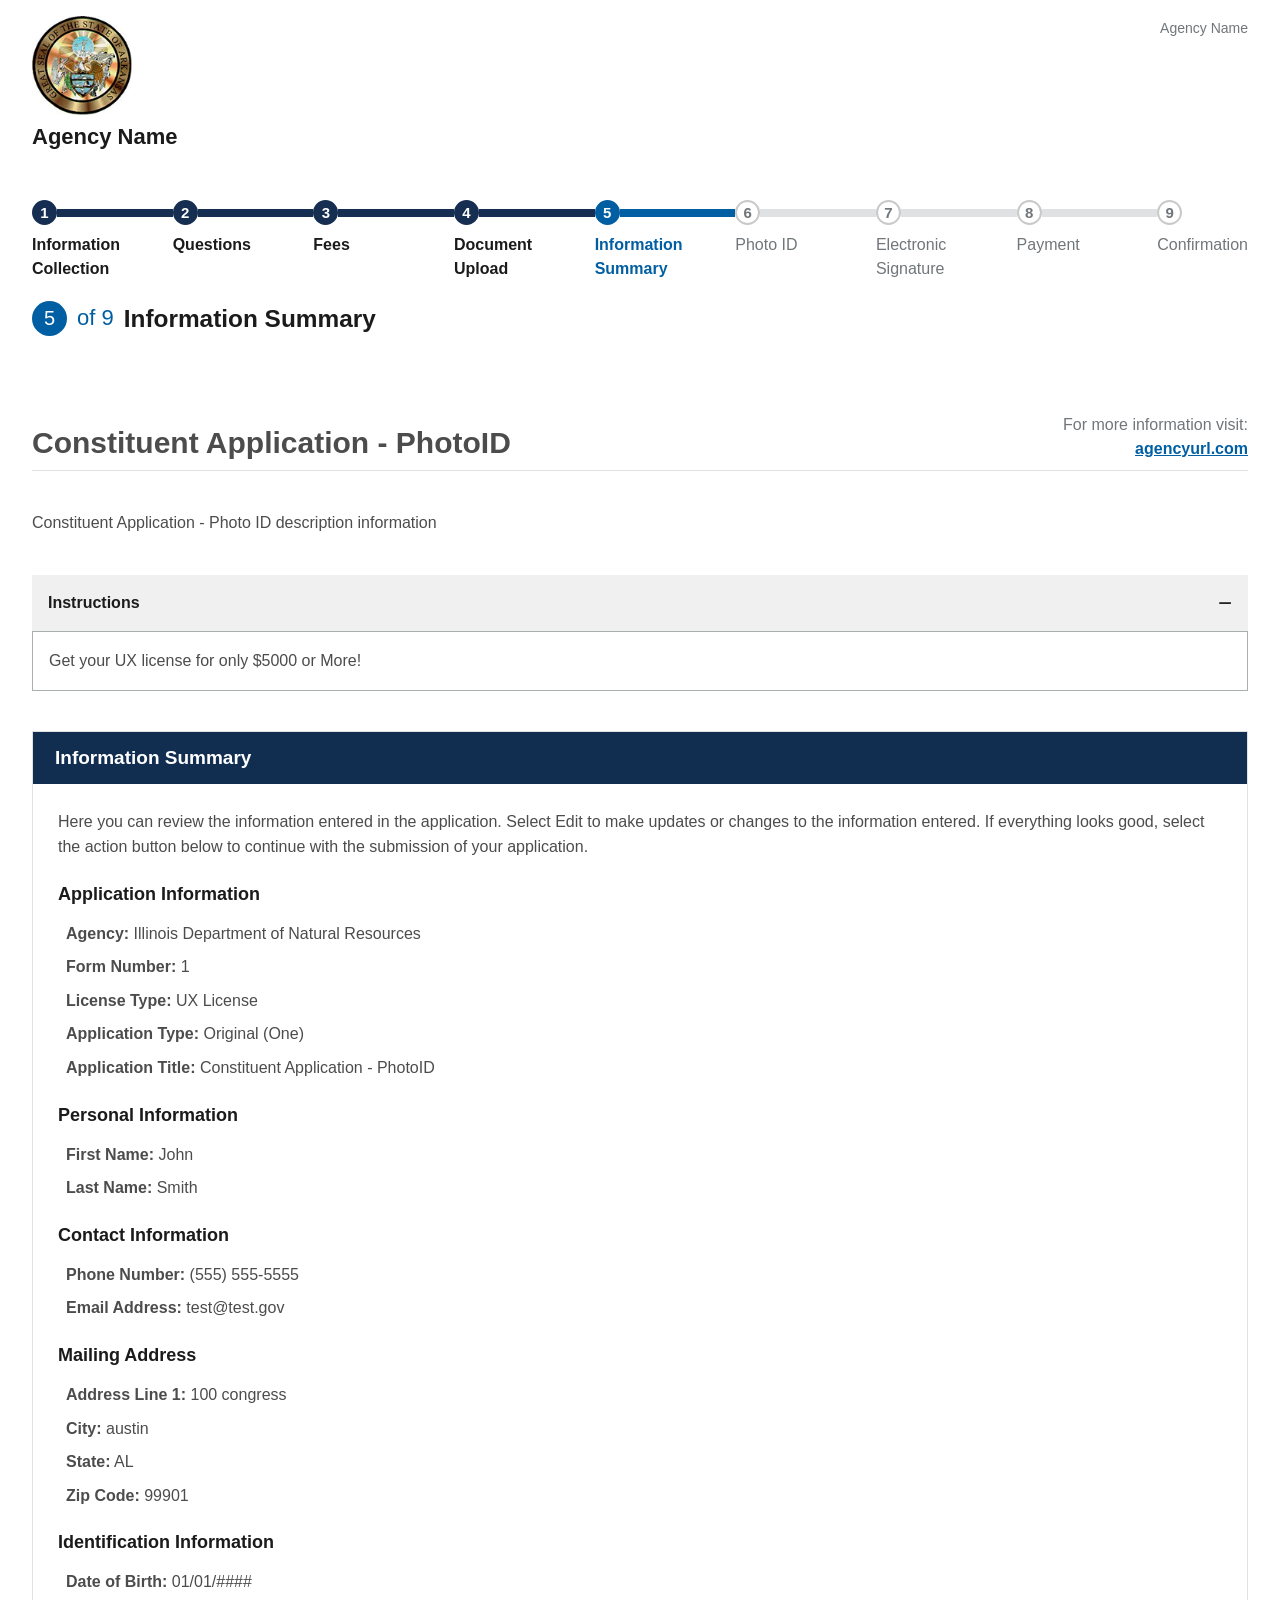
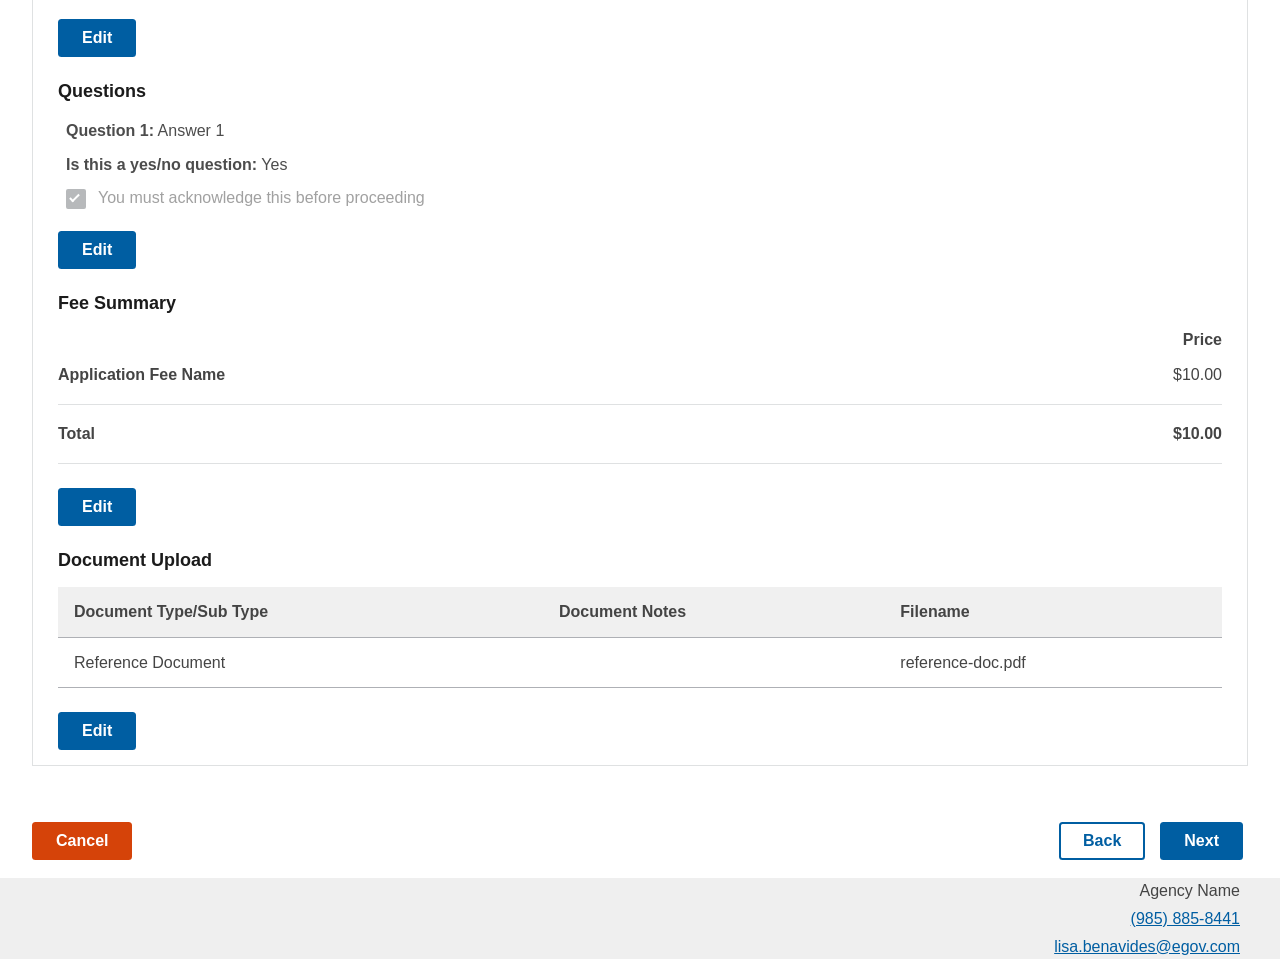
<file: information-summary.html>
<!DOCTYPE html>
<html lang="en">

<head>
  <meta charset="UTF-8" />
  <meta name="viewport" content="width=device-width, initial-scale=1.0" />
  <title>Constituent Application - PhotoID - Information Summary</title>
  <link rel="stylesheet" href="css/styles.css" />
  <style>
    /* Fix the CSS variable typo in styles.css for step labels */
    :root {
      --step-indicator-label-font-size: 1.6rem;
    }

    /* ===== Constituent Header ===== */
    .constituent-header {
      display: flex;
      justify-content: space-between;
      align-items: flex-start;
      padding: 1.6rem 3.2rem;
      background: #fff;
    }

    .constituent-header__brand {
      display: flex;
      flex-direction: column;
      gap: 0.4rem;
    }

    .constituent-header__logo {
      max-height: 100px;
      max-width: 100px;
    }

    .constituent-header__agency-name {
      font-size: 2.2rem;
      font-weight: 700;
      color: #1b1b1b;
      margin: 0;
    }

    .constituent-header__aside {
      font-size: 1.4rem;
      color: #71767a;
      padding-top: 0.4rem;
    }

    /* ===== Action Buttons Bar ===== */
    .form-actions {
      display: flex;
      justify-content: space-between;
      align-items: center;
      padding: 1.6rem 0;
    }

    /* ===== Constituent Footer ===== */
    .constituent-footer {
      text-align: right;
      background: #efefef;
      padding-right: 4rem;
    }

    .constituent-footer p {
      margin: 0.2rem 0;
      font-size: 1.6rem;
      color: #444;
    }

    .constituent-footer a {
      color: #005ea2;
      text-decoration: underline;
    }

    /* Keep step indicator labels visible on constituent page */
    .usa-step-indicator__segment-label {
      font-size: 1.6rem;
    }

    /* Constituent page spacing overrides */
    .app-builder-content__heading {
      border-bottom: none;
      padding-bottom: 0;
      margin: 0;
    }

    .heading-url-row {
      display: flex;
      justify-content: space-between;
      align-items: flex-end;
      border-bottom: 1px solid #dfe1e2;
      padding-bottom: 1rem;
      margin-top: 8rem;
      margin-bottom: 4rem;
    }

    .heading-url-row__url {
      display: flex;
      flex-direction: column;
      align-items: flex-end;
      gap: 0.6rem;
      font-size: 1.6rem;
      color: #71767a;
      padding-bottom: 0.2rem;
    }

    .heading-url-row__url a {
      color: #005ea2;
      text-decoration: underline;
      font-size: 1.6rem;
      font-weight: 700;
    }

    .usa-checkbox__input:checked:disabled + .usa-checkbox__label::before {
      background-color: #71767a;
      border-color: #71767a;
    }

    .usa-checkbox__input:disabled + .usa-checkbox__label {
      color: #454545;
      cursor: not-allowed;
    }
  </style>
</head>

<body>
  <div class="app-container">

    <!-- Header -->
    <header class="constituent-header">
      <div class="constituent-header__brand">
        <img class="constituent-header__logo" src="assets/agency-logo.png" alt="Agency Logo" />
        <p class="constituent-header__agency-name">Agency Name</p>
      </div>
      <div class="constituent-header__aside">Agency Name</div>
    </header>

    <main id="main-content" class="grid-container">

      <!-- Top 8-step progress indicator -->
      <div class="usa-step-indicator margin-top-4" aria-label="Application progress">
        <ol class="usa-step-indicator__segments">
          <li class="usa-step-indicator__segment usa-step-indicator__segment--complete">
            <span class="usa-step-indicator__segment-label">Information Collection</span>
          </li>
          <li class="usa-step-indicator__segment usa-step-indicator__segment--complete">
            <span class="usa-step-indicator__segment-label">Questions</span>
          </li>
          <li class="usa-step-indicator__segment usa-step-indicator__segment--complete">
            <span class="usa-step-indicator__segment-label">Fees</span>
          </li>
          <li class="usa-step-indicator__segment usa-step-indicator__segment--complete">
            <span class="usa-step-indicator__segment-label">Document Upload</span>
          </li>
          <li class="usa-step-indicator__segment usa-step-indicator__segment--current">
            <span class="usa-step-indicator__segment-label">Information Summary</span>
          </li>
          <li class="usa-step-indicator__segment">
            <span class="usa-step-indicator__segment-label">Photo ID</span>
          </li>
          <li class="usa-step-indicator__segment">
            <span class="usa-step-indicator__segment-label">Electronic Signature</span>
          </li>
          <li class="usa-step-indicator__segment">
            <span class="usa-step-indicator__segment-label">Payment</span>
          </li>
          <li class="usa-step-indicator__segment">
            <span class="usa-step-indicator__segment-label">Confirmation</span>
          </li>
        </ol>
      </div>

      <!-- Step heading -->
      <div class="usa-step-indicator__header">
        <h1 class="usa-step-indicator__heading">
          <span class="usa-step-indicator__heading-counter">5</span>
          <span class="usa-step-indicator__total-steps">of 9</span>
          <span class="usa-step-indicator__heading-text">Information Summary</span>
        </h1>
      </div>

      <!-- Title / Description -->
      <div class="heading-url-row">
        <h1 class="app-builder-content__heading">Constituent Application - PhotoID</h1>
        <div class="heading-url-row__url">
          <span>For more information visit:</span>
          <a href="#">agencyurl.com</a>
        </div>
      </div>
      <p class="app-builder-content__text">Constituent Application - Photo ID description information</p>

      <!-- Instructions Accordion (expanded by default) -->
      <div class="usa-accordion usa-accordion--bordered" style="margin-top: 4rem; margin-bottom: 4rem;">
        <h3 class="usa-accordion__heading">
          <button type="button" class="usa-accordion__button" aria-expanded="true" aria-controls="instructions-content">
            Instructions
          </button>
        </h3>
        <div id="instructions-content" class="usa-accordion__content">
          <p style="margin: 0; font-size: 1.6rem;">Get your UX license for only $5000 or More!</p>
        </div>
      </div>

      <!-- Information Summary Blue Bar Container -->
      <div class="preview-container" style="margin-bottom: 4rem;">
        <div class="preview-container__header">Information Summary</div>
        <div class="preview-container__body">
          <p style="font-size: 1.6rem; margin: 0 0 2.4rem;">Here you can review the information entered in the application. Select Edit to make updates or changes to the information entered. If everything looks good, select the action button below to continue with the submission of your application.</p>
          <h4 style="font-size: 1.8rem; font-weight: 700; color: #1b1b1b; margin: 0 0 1.6rem;">Application Information</h4>
          <div style="padding-left: 0.8rem;">
            <p style="font-size: 1.6rem; margin: 0 0 0.8rem;"><strong>Agency:</strong> Illinois Department of Natural Resources</p>
            <p style="font-size: 1.6rem; margin: 0 0 0.8rem;"><strong>Form Number:</strong> 1</p>
            <p style="font-size: 1.6rem; margin: 0 0 0.8rem;"><strong>License Type:</strong> UX License</p>
            <p style="font-size: 1.6rem; margin: 0 0 0.8rem;"><strong>Application Type:</strong> Original (One)</p>
            <p style="font-size: 1.6rem; margin: 0;"><strong>Application Title:</strong> Constituent Application - PhotoID</p>
          </div>

          <h4 style="font-size: 1.8rem; font-weight: 700; color: #1b1b1b; margin: 2.4rem 0 1.6rem;">Personal Information</h4>
          <div style="padding-left: 0.8rem;">
            <p style="font-size: 1.6rem; margin: 0 0 0.8rem;"><strong>First Name:</strong> John</p>
            <p style="font-size: 1.6rem; margin: 0;"><strong>Last Name:</strong> Smith</p>
          </div>

          <h4 style="font-size: 1.8rem; font-weight: 700; color: #1b1b1b; margin: 2.4rem 0 1.6rem;">Contact Information</h4>
          <div style="padding-left: 0.8rem;">
            <p style="font-size: 1.6rem; margin: 0 0 0.8rem;"><strong>Phone Number:</strong> (555) 555-5555</p>
            <p style="font-size: 1.6rem; margin: 0;"><strong>Email Address:</strong> test@test.gov</p>
          </div>

          <h4 style="font-size: 1.8rem; font-weight: 700; color: #1b1b1b; margin: 2.4rem 0 1.6rem;">Mailing Address</h4>
          <div style="padding-left: 0.8rem;">
            <p style="font-size: 1.6rem; margin: 0 0 0.8rem;"><strong>Address Line 1:</strong> 100 congress</p>
            <p style="font-size: 1.6rem; margin: 0 0 0.8rem;"><strong>City:</strong> austin</p>
            <p style="font-size: 1.6rem; margin: 0 0 0.8rem;"><strong>State:</strong> AL</p>
            <p style="font-size: 1.6rem; margin: 0;"><strong>Zip Code:</strong> 99901</p>
          </div>

          <h4 style="font-size: 1.8rem; font-weight: 700; color: #1b1b1b; margin: 2.4rem 0 1.6rem;">Identification Information</h4>
          <div style="padding-left: 0.8rem;">
            <p style="font-size: 1.6rem; margin: 0;"><strong>Date of Birth:</strong> 01/01/####</p>
          </div>

          <div style="margin-top: 2.4rem;">
            <button type="button" class="usa-button" onclick="window.location.href='index.html'">Edit</button>
          </div>

          <h4 style="font-size: 1.8rem; font-weight: 700; color: #1b1b1b; margin: 2.4rem 0 1.6rem;">Questions</h4>
          <div style="padding-left: 0.8rem;">
            <p style="font-size: 1.6rem; margin: 0 0 0.8rem;"><strong>Question 1:</strong> Answer 1</p>
            <p style="font-size: 1.6rem; margin: 0 0 1.2rem;"><strong>Is this a yes/no question:</strong> Yes</p>
            <div class="usa-checkbox">
              <input class="usa-checkbox__input" id="summary-acknowledge" type="checkbox" checked disabled />
              <label class="usa-checkbox__label" for="summary-acknowledge">You must acknowledge this before proceeding</label>
            </div>
          </div>

          <div style="margin-top: 2.4rem;">
            <button type="button" class="usa-button" onclick="window.location.href='questions.html'">Edit</button>
          </div>

          <h4 style="font-size: 1.8rem; font-weight: 700; color: #1b1b1b; margin: 2.4rem 0 1.6rem;">Fee Summary</h4>
          <div>
            <div style="text-align: right; margin-bottom: 1.6rem;">
              <span style="font-size: 1.6rem; font-weight: 700;">Price</span>
            </div>
           
            <div style="display: flex; justify-content: space-between; align-items: baseline; margin-bottom: 2rem;">
              <span style="font-size: 1.6rem; font-weight: 700;">Application Fee Name</span>
              <span style="font-size: 1.6rem;">$10.00</span>
            </div>
            <hr style="border: none; border-top: 1px solid #dfe1e2; margin: 0 0 2rem;" />
            <div style="display: flex; justify-content: space-between; align-items: baseline; margin-bottom: 2rem;">
              <span style="font-size: 1.6rem; font-weight: 700;">Total</span>
              <span style="font-size: 1.6rem; font-weight: 700;">$10.00</span>
            </div>
            <hr style="border: none; border-top: 1px solid #dfe1e2; margin: 0;" />
          </div>

          <div style="margin-top: 2.4rem;">
            <button type="button" class="usa-button" onclick="window.location.href='fees.html'">Edit</button>
          </div>

          <h4 style="font-size: 1.8rem; font-weight: 700; color: #1b1b1b; margin: 2.4rem 0 1.6rem;">Document Upload</h4>
          <table class="usa-table">
            <thead>
              <tr>
                <th scope="col">Document Type/Sub Type</th>
                <th scope="col">Document Notes</th>
                <th scope="col">Filename</th>
              </tr>
            </thead>
            <tbody>
              <tr>
                <td>Reference Document</td>
                <td></td>
                <td>reference-doc.pdf</td>
              </tr>
            </tbody>
          </table>

          <div style="margin-top: 2.4rem;">
            <button type="button" class="usa-button" onclick="window.location.href='document-upload.html'">Edit</button>
          </div>
        </div>
      </div>

      <!-- Action Buttons -->
      <div class="form-actions">
        <button type="button" class="usa-button usa-button--secondary">Cancel</button>
        <div style="display: flex; gap: 1rem;">
          <button type="button" class="usa-button usa-button--outline" onclick="window.location.href='document-upload.html'">Back</button>
          <button type="button" class="usa-button" onclick="window.location.href='photo-id.html'">Next</button>
        </div>
      </div>

    </main>

    <!-- Footer -->
    <footer class="constituent-footer">
      <p>Agency Name</p>
      <p><a href="tel:9858858441">(985) 885-8441</a></p>
      <p><a href="mailto:lisa.benavides@egov.com">lisa.benavides@egov.com</a></p>
    </footer>

  </div>

  <script>
    // Step indicator navigation
    var stepPages = ['index.html', 'questions.html', 'fees.html', 'document-upload.html', 'information-summary.html', 'photo-id.html', 'electronic-signature.html'];
    document.querySelectorAll('.usa-step-indicator__segment').forEach(function (segment, i) {
      if (stepPages[i]) {
        segment.style.cursor = 'pointer';
        segment.addEventListener('click', function () { window.location.href = stepPages[i]; });
      }
    });

    // Accordion toggle
    document.querySelectorAll('.usa-accordion__button').forEach(function (button) {
      button.addEventListener('click', function () {
        var expanded = this.getAttribute('aria-expanded') === 'true';
        var content = document.getElementById(this.getAttribute('aria-controls'));
        if (expanded) {
          this.setAttribute('aria-expanded', 'false');
          content.setAttribute('hidden', '');
        } else {
          this.setAttribute('aria-expanded', 'true');
          content.removeAttribute('hidden');
        }
      });
    });
  </script>
</body>

</html>
</file>
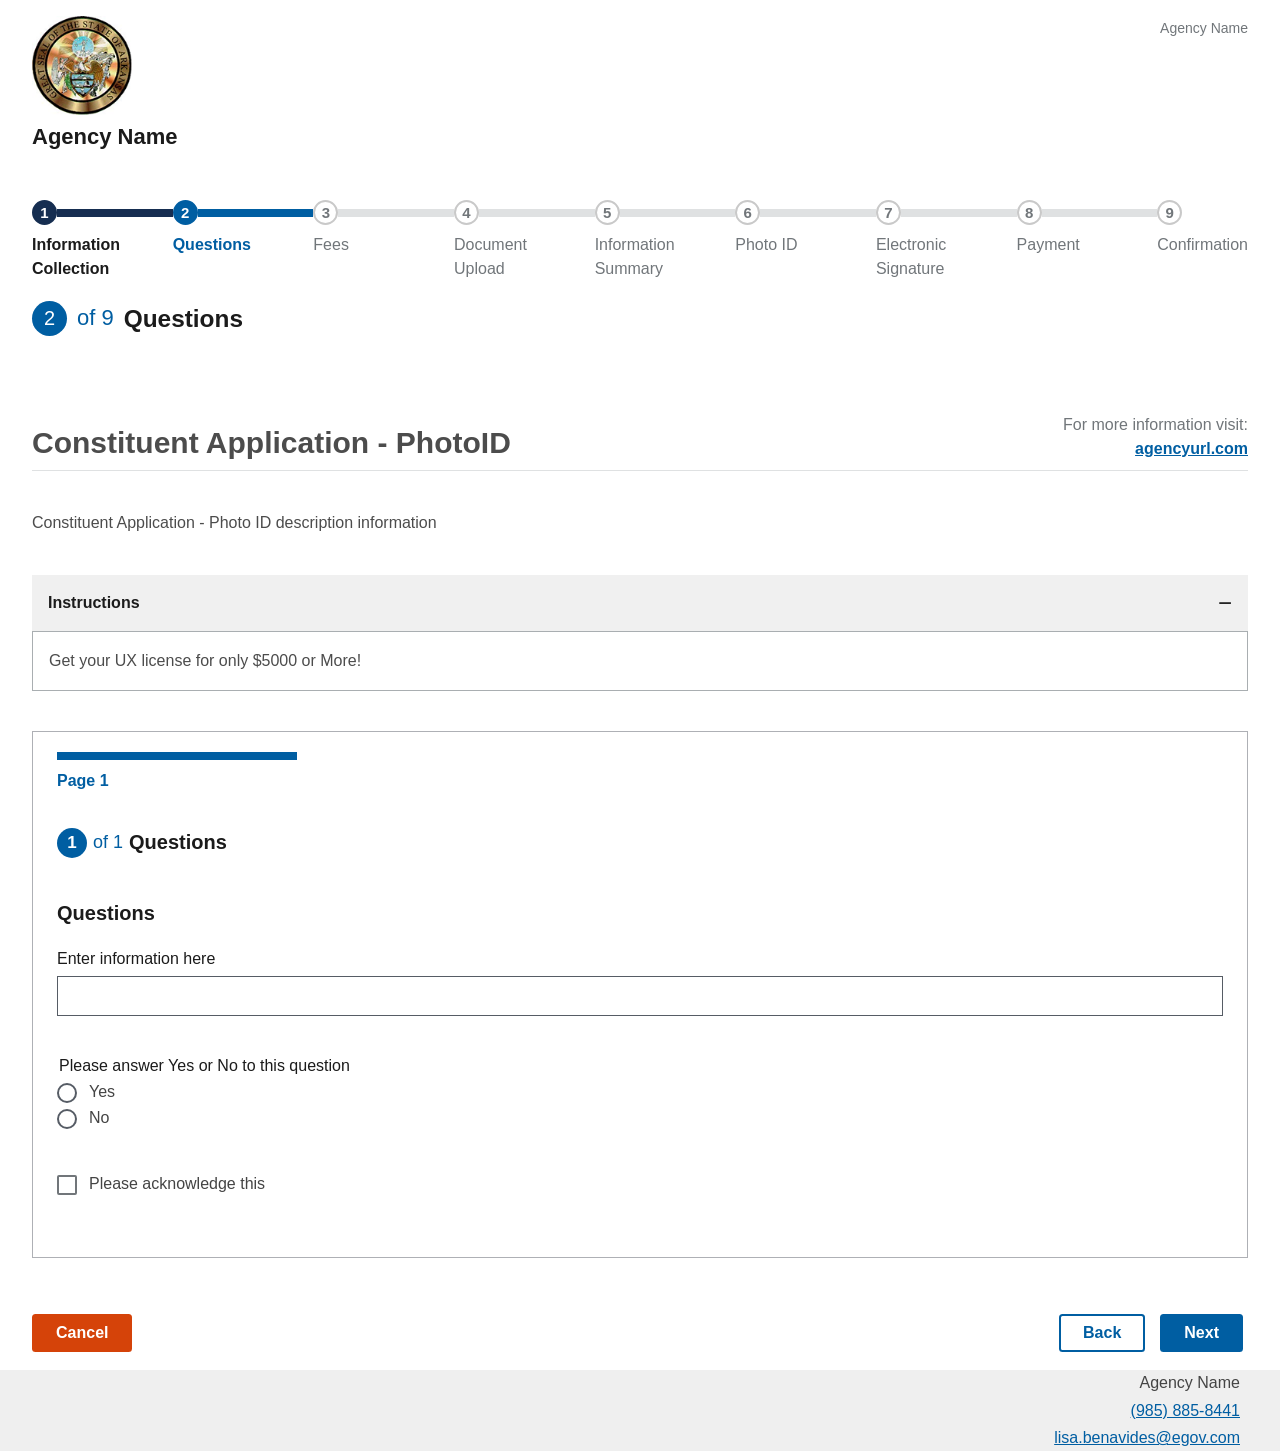
<file: questions.html>
<!DOCTYPE html>
<html lang="en">

<head>
  <meta charset="UTF-8" />
  <meta name="viewport" content="width=device-width, initial-scale=1.0" />
  <title>Constituent Application - PhotoID - Questions</title>
  <link rel="stylesheet" href="css/styles.css" />
  <style>
    /* Fix the CSS variable typo in styles.css for step labels */
    :root {
      --step-indicator-label-font-size: 1.6rem;
    }

    /* ===== Constituent Header ===== */
    .constituent-header {
      display: flex;
      justify-content: space-between;
      align-items: flex-start;
      padding: 1.6rem 3.2rem;
      background: #fff;
    }

    .constituent-header__brand {
      display: flex;
      flex-direction: column;
      gap: 0.4rem;
    }

    .constituent-header__logo {
      max-height: 100px;
      max-width: 100px;
    }

    .constituent-header__agency-name {
      font-size: 2.2rem;
      font-weight: 700;
      color: #1b1b1b;
      margin: 0;
    }

    .constituent-header__aside {
      font-size: 1.4rem;
      color: #71767a;
      padding-top: 0.4rem;
    }

    /* ===== Application Card ===== */
    .application-card {
      border: 1px solid #aeb0b5;
      background-color: #fff;
      padding: 0 2.4rem 2.4rem;
      margin-top: 2rem;
      margin-bottom: 4rem;
    }

    /* ===== Section Tabs (sub-step tab strip) ===== */
    .section-tabs {
      display: flex;
      gap: 4px;
      margin-top: 2rem;
    }

    .section-tab {
      flex: 1;
      max-width: 24rem;
      padding: 1rem 0 1.6rem;
      font-family: "Public Sans Web", -apple-system, BlinkMacSystemFont, "Segoe UI", Roboto, sans-serif;
      font-size: 1.6rem;
      font-weight: 600;
      color: #919191;
      background: none;
      border: none;
      border-top: 8px solid #c9c9c9;
      cursor: pointer;
      text-align: left;
      line-height: 1.4;
    }

    .section-tab.active {
      color: #005ea2;
      border-top-color: #005ea2;
      font-weight: bold;
    }

    .section-tab.visited {
      color: #162e51;
      border-top-color: #162e51;
    }

    .section-tab:hover:not(.active) {
      color: #1b1b1b;
    }

    .section-tab:focus {
      outline: 0.25rem solid #2491ff;
      outline-offset: -2px;
    }

    /* ===== Tab Panels ===== */
    .section-tab-panel {
      display: none;
    }

    .section-tab-panel.active {
      display: block;
    }

    /* ===== Sub-step Heading ===== */
    .substep-heading {
      display: flex;
      align-items: center;
      gap: 0.6rem;
      margin: 2rem 0 4.4rem;
    }

    .substep-heading__counter {
      display: inline-flex;
      align-items: center;
      justify-content: center;
      width: 3rem;
      height: 3rem;
      min-width: 3rem;
      border-radius: 50%;
      background-color: #005ea2;
      color: #fff;
      font-size: 1.7rem;
      font-weight: 700;
      line-height: 1;
    }

    .substep-heading__total {
      font-size: 1.8rem;
      font-weight: 400;
      color: #005ea2;
    }

    .substep-heading__text {
      font-size: 2rem;
      font-weight: 700;
      color: #1b1b1b;
    }

    /* ===== Form Groups ===== */
    .usa-form-group {
      margin-bottom: 4rem;
    }

    /* ===== Action Buttons Bar ===== */
    .form-actions {
      display: flex;
      justify-content: space-between;
      align-items: center;
      padding: 1.6rem 0;
    }

    /* ===== Constituent Footer ===== */
    .constituent-footer {
      text-align: right;
      background: #efefef;
      padding-right: 4rem;
    }

    .constituent-footer p {
      margin: 0.2rem 0;
      font-size: 1.6rem;
      color: #444;
    }

    .constituent-footer a {
      color: #005ea2;
      text-decoration: underline;
    }

    /* Keep step indicator labels visible on constituent page */
    .usa-step-indicator__segment-label {
      font-size: 1.6rem;
    }

    /* Constituent page spacing overrides */
    .app-builder-content__heading {
      border-bottom: none;
      padding-bottom: 0;
      margin: 0;
    }

    .heading-url-row {
      display: flex;
      justify-content: space-between;
      align-items: flex-end;
      border-bottom: 1px solid #dfe1e2;
      padding-bottom: 1rem;
      margin-top: 8rem;
      margin-bottom: 4rem;
    }

    .heading-url-row__url {
      display: flex;
      flex-direction: column;
      align-items: flex-end;
      gap: 0.6rem;
      font-size: 1.6rem;
      color: #71767a;
      padding-bottom: 0.2rem;
    }

    .heading-url-row__url a {
      color: #005ea2;
      text-decoration: underline;
      font-size: 1.6rem;
      font-weight: 700;
    }
  </style>
</head>

<body>
  <div class="app-container">

    <!-- Header -->
    <header class="constituent-header">
      <div class="constituent-header__brand">
        <img class="constituent-header__logo" src="assets/agency-logo.png" alt="Agency Logo" />
        <p class="constituent-header__agency-name">Agency Name</p>
      </div>
      <div class="constituent-header__aside">Agency Name</div>
    </header>

    <main id="main-content" class="grid-container">

      <!-- Top 8-step progress indicator -->
      <div class="usa-step-indicator margin-top-4" aria-label="Application progress">
        <ol class="usa-step-indicator__segments">
          <li class="usa-step-indicator__segment usa-step-indicator__segment--complete">
            <span class="usa-step-indicator__segment-label">Information Collection</span>
          </li>
          <li class="usa-step-indicator__segment usa-step-indicator__segment--current">
            <span class="usa-step-indicator__segment-label">Questions</span>
          </li>
          <li class="usa-step-indicator__segment">
            <span class="usa-step-indicator__segment-label">Fees</span>
          </li>
          <li class="usa-step-indicator__segment">
            <span class="usa-step-indicator__segment-label">Document Upload</span>
          </li>
          <li class="usa-step-indicator__segment">
            <span class="usa-step-indicator__segment-label">Information Summary</span>
          </li>
          <li class="usa-step-indicator__segment">
            <span class="usa-step-indicator__segment-label">Photo ID</span>
          </li>
          <li class="usa-step-indicator__segment">
            <span class="usa-step-indicator__segment-label">Electronic Signature</span>
          </li>
          <li class="usa-step-indicator__segment">
            <span class="usa-step-indicator__segment-label">Payment</span>
          </li>
          <li class="usa-step-indicator__segment">
            <span class="usa-step-indicator__segment-label">Confirmation</span>
          </li>
        </ol>
      </div>

      <!-- Step heading -->
      <div class="usa-step-indicator__header">
        <h1 class="usa-step-indicator__heading">
          <span class="usa-step-indicator__heading-counter">2</span>
          <span class="usa-step-indicator__total-steps">of 9</span>
          <span class="usa-step-indicator__heading-text">Questions</span>
        </h1>
      </div>

      <!-- Title / Description -->
      <div class="heading-url-row">
        <h1 class="app-builder-content__heading">Constituent Application - PhotoID</h1>
        <div class="heading-url-row__url">
          <span>For more information visit:</span>
          <a href="#">agencyurl.com</a>
        </div>
      </div>
      <p class="app-builder-content__text">Constituent Application - Photo ID description information</p>

      <!-- Instructions Accordion (expanded by default) -->
      <div class="usa-accordion usa-accordion--bordered" style="margin-top: 4rem; margin-bottom: 4rem;">
        <h3 class="usa-accordion__heading">
          <button type="button" class="usa-accordion__button" aria-expanded="true" aria-controls="instructions-content">
            Instructions
          </button>
        </h3>
        <div id="instructions-content" class="usa-accordion__content">
          <p style="margin: 0; font-size: 1.6rem;">Get your UX license for only $5000 or More!</p>
        </div>
      </div>

      <!-- Application Card -->
      <div class="application-card">

        <!-- Sub-section Tab Strip -->
        <div class="section-tabs" role="tablist" aria-label="Question pages">
          <button class="section-tab active" role="tab" aria-selected="true"
            aria-controls="panel-page1" id="tab-page1">Page 1</button>
        </div>

        <!-- Panel: Page 1 -->
        <div class="section-tab-panel active" id="panel-page1" role="tabpanel" aria-labelledby="tab-page1">
          <div class="substep-heading">
            <span class="substep-heading__counter">1</span>
            <span class="substep-heading__total">of 1</span>
            <span class="substep-heading__text">Questions</span>
          </div>

          <h3 style="font-size: 2rem; font-weight: 700; color: #1b1b1b; margin: 0 0 2.4rem;">Questions</h3>

          <!-- Text input -->
          <div class="usa-form-group">
            <label class="usa-label" for="info-input">Enter information here</label>
            <input class="usa-input" id="info-input" name="info-input" type="text" />
          </div>

          <!-- Radio group -->
          <div class="usa-form-group">
            <fieldset class="usa-fieldset">
              <legend class="usa-legend">Please answer Yes or No to this question</legend>
              <div>
                <div class="usa-radio">
                  <input class="usa-radio__input" id="answer-yes" type="radio" name="yes-no" value="yes" />
                  <label class="usa-radio__label" for="answer-yes">Yes</label>
                </div>
                <div class="usa-radio">
                  <input class="usa-radio__input" id="answer-no" type="radio" name="yes-no" value="no" />
                  <label class="usa-radio__label" for="answer-no">No</label>
                </div>
              </div>
            </fieldset>
          </div>

          <!-- Acknowledgement checkbox -->
          <div class="usa-form-group">
            <div class="usa-checkbox">
              <input class="usa-checkbox__input" id="acknowledge" type="checkbox" name="acknowledge" value="acknowledged" />
              <label class="usa-checkbox__label" for="acknowledge">Please acknowledge this</label>
            </div>
          </div>

        </div>

      </div><!-- end .application-card -->

      <!-- Action Buttons (outside the card) -->
      <div class="form-actions">
        <button type="button" class="usa-button usa-button--secondary">Cancel</button>
        <div style="display: flex; gap: 1rem;">
          <button type="button" class="usa-button usa-button--outline" onclick="window.location.href='index.html'">Back</button>
          <button type="button" class="usa-button" onclick="window.location.href='fees.html'">Next</button>
        </div>
      </div>

    </main>

    <!-- Footer -->
    <footer class="constituent-footer">
      <p>Agency Name</p>
      <p><a href="tel:9858858441">(985) 885-8441</a></p>
      <p><a href="mailto:lisa.benavides@egov.com">lisa.benavides@egov.com</a></p>
    </footer>

  </div>

  <script>
    // Step indicator navigation
    var stepPages = ['index.html', 'questions.html', 'fees.html', 'document-upload.html', 'information-summary.html', 'photo-id.html', 'electronic-signature.html'];
    document.querySelectorAll('.usa-step-indicator__segment').forEach(function (segment, i) {
      if (stepPages[i]) {
        segment.style.cursor = 'pointer';
        segment.addEventListener('click', function () { window.location.href = stepPages[i]; });
      }
    });

    // Accordion toggle
    document.querySelectorAll('.usa-accordion__button').forEach(function (button) {
      button.addEventListener('click', function () {
        var expanded = this.getAttribute('aria-expanded') === 'true';
        var content = document.getElementById(this.getAttribute('aria-controls'));
        if (expanded) {
          this.setAttribute('aria-expanded', 'false');
          content.setAttribute('hidden', '');
        } else {
          this.setAttribute('aria-expanded', 'true');
          content.removeAttribute('hidden');
        }
      });
    });
  </script>
</body>

</html>
</file>
<file: css/styles.css>
/* ==========================================================================
   RLP Agency Dashboard - Custom Styles
   Built on USWDS (US Web Design System)
   ========================================================================== */

/* Base & Reset
   ========================================================================== */

html {
  box-sizing: border-box;
  font-size: 10px; /* Base font size for rem calculations */
  font-feature-settings: "kern" 1;
  font-kerning: normal;
  font-family: "Public Sans Web", -apple-system, BlinkMacSystemFont, "Segoe UI", Roboto, Helvetica, Arial, sans-serif;
}

*,
*::before,
*::after {
  box-sizing: inherit;
}

body {
  margin: 0;
  padding: 0;
  color: #444;
  background: #fff;
  overflow-x: hidden;
}

/* Typography
   ========================================================================== */

main#main-content {
  font-family: "Public Sans Web", -apple-system, BlinkMacSystemFont, "Segoe UI", Roboto, Helvetica, Arial, sans-serif;
  font-size: 1.7rem;
}

h1,
h2,
p {
  color: #4c4c4c;
}

h1 {
  font-size: 3rem;
}

h2 {
  font-size: 2.4rem;
}

p {
  font-family: "Public Sans Web", -apple-system, BlinkMacSystemFont, "Segoe UI", Roboto, Helvetica, Arial, sans-serif;
  font-size: 1.6rem;
  line-height: 1.6;
}

.page-title {
  font-family: "Public Sans Web", -apple-system, BlinkMacSystemFont, "Segoe UI", Roboto, Helvetica, Arial, sans-serif;
  font-weight: bold;
  position: relative;
}

.page-title--underlined::before {
  content: "";
  width: 100%;
  border-bottom: #4c4c4c 1px solid;
  position: absolute;
  bottom: 0;
}

@media all and (max-width: 639px) {
  .page-title {
    font-size: 2rem;
  }
}

/* Layout
   ========================================================================== */

.app-container {
  position: relative;
}

.grid-container {
  max-width: none;
  margin-left: auto;
  margin-right: auto;
  padding-left: 1.6rem;
  padding-right: 1.6rem;
}

@media all and (min-width: 1024px) {
  .grid-container {
    padding-left: 3.2rem;
    padding-right: 3.2rem;
  }
}

.grid-row {
  display: flex;
  flex-wrap: wrap;
}

.grid-row.grid-gap-2 {
  margin-left: -0.8rem;
  margin-right: -0.8rem;
}

.grid-row.grid-gap-2 > * {
  padding-left: 0.8rem;
  padding-right: 0.8rem;
}

/* Header
   ========================================================================== */

.header.management {
  background: #fff;
  z-index: 3;
}

.header.management .logo-flex {
  display: flex;
}

.header.management .skinny-header-container {
  width: 100%;
  background: #112e51;
}

.header.management .navigation {
  display: flex;
  align-items: center;
  font-size: 15px;
  color: #112e51;
}

@media all and (min-width: 640px) {
  .header.management .navigation {
    height: 90px;
  }
}

.header.management .navigation .grid-row {
  width: 100%;
  height: 100%;
}

.header.management nav {
  text-align: center;
  font-family: "Public Sans Web", "Helvetica Neue", "Helvetica", "Roboto", "Arial", sans-serif;
  font-weight: bold;
  height: 100%;
}

.header.management nav a {
  color: #1a4480;
  text-decoration: none;
  padding: 20px;
  display: flex;
  justify-content: center;
  align-items: center;
  height: 100%;
}

.header.management .header--nav-links a {
  text-decoration: none;
}

.header.management a.agency-logo-link {
  margin-right: 20px;
  align-self: center;
}

.header.management .agency-logo {
  max-height: 75px;
  max-width: 80px;
}

.header.management a.agency-name-link {
  color: #990f00;
  letter-spacing: 5px;
  text-transform: uppercase;
  display: flex;
  flex-direction: row;
  align-items: center;
  text-decoration: none;
}

.header.management .agency-name {
  font-size: 1.8rem;
}

.header.management .welcome-agency {
  display: flex;
  justify-content: flex-end;
  height: 40px;
  padding: 10px;
  color: #fff;
}

.header.management .welcome-agency a {
  color: #fff;
}

/* Navigation
   ========================================================================== */

.horizontalNav {
  background-color: #102f52;
  color: #ffffff;
  width: 100%;
  margin-bottom: 22px;
}

.horizontalNav ul li {
  display: inline-block;
  border: none;
  flex-grow: 1;
  font-size: 1.4rem;
  font-weight: 700;
  text-align: center;
  min-height: 46px;
}

.horizontalNav ul li a {
  color: #ffffff;
  padding: 15px;
  width: 100%;
  height: 100%;
  text-decoration: none;
}

.horizontalNav ul li a:hover {
  background: inherit;
  color: inherit;
  cursor: pointer;
  text-decoration: none;
}

.horizontalNav ul li.active {
  background: #fff;
}

.horizontalNav ul li.active a {
  color: #102f52;
}

.horizontalNav ul li .menuItem-inner {
  width: 100%;
  height: 100%;
}

.horizontalNav ul li .menuItem-inner a {
  display: flex;
  justify-content: center;
  align-items: center;
}

.horizontalNav ul li span {
  font-weight: 700;
  font-size: 1.4rem;
  display: inline-block;
}

.horizontalNav.main-menu {
  margin-top: 10px;
}

@media screen and (max-width: 735px) {
  .horizontalNav {
    max-width: 735px;
  }

  .horizontalNav .usa-nav__primary {
    flex-wrap: wrap;
  }
}

/* Dashboard Cards
   ========================================================================== */

.agency-home-cards {
  /* Card grid container */
}

@media (max-width: 639px) {
  .agency-home-cards > div:not(:last-child) {
    margin-bottom: 3.2rem;
  }
}

.minh-card-lg {
  min-height: 24rem;
}

.simple-card {
  /* Uses utility classes for styling */
}

.simple-card a {
  line-height: 1.8;
}

.simple-card .grid-row a {
  line-height: 1.8;
}

/* Utility Classes
   ========================================================================== */

.margin-0 {
  margin: 0;
}

.margin-top-2 {
  margin-top: 1.6rem;
}

.margin-bottom-2 {
  margin-bottom: 1.6rem;
}

fieldset.margin-bottom-4  {
  margin-bottom: 3.2rem;
}


.margin-bottom-4 {
  margin-bottom: 3.2rem;
}

.margin-right-1 {
  margin-right: 0.8rem;
}

.margin-bottom-22 {
  margin-bottom: 2.2rem;
}

.padding-2 {
  padding: 1.6rem;
}

.padding-left-0 {
  padding-left: 0;
}

.text-left {
  text-align: left;
}

.text-center {
  text-align: center !important;
}

.text-right {
  text-align: right;
}

.text-bold {
  font-weight: 700;
}

.text-primary {
  color: #005ea2;
}

.bg-base-lightest {
  background-color: #f0f0f0;
}

.border-bottom-2px {
  border-bottom: 2px solid;
}

.border-base-lighter {
  border-color: #dfe1e2;
}

.display-flex {
  display: flex;
}

.flex {
  display: flex;
}

.flex-1 {
  flex: 1 1 0%;
}

.flex-column {
  flex-direction: column;
}

.flex-justify-end {
  justify-content: flex-end;
}

.height-full {
  height: 100%;
}

.height-mobile {
  /* Mobile height adjustments if needed */
}

.cursor-pointer {
  cursor: pointer;
}

.font-family-sans {
  font-family: "Public Sans Web", -apple-system, BlinkMacSystemFont, "Segoe UI", Roboto, Helvetica, Arial, sans-serif;
}

/* Tablet Grid Columns
   ========================================================================== */

@media (min-width: 640px) {
  .tablet\:grid-col {
    flex: 1 1 0%;
  }

  .tablet\:grid-col-4 {
    flex: 0 0 auto;
    width: 33.33333%;
  }

  .tablet\:grid-col-6 {
    flex: 0 0 auto;
    width: 50%;
  }

  .tablet\:grid-col-auto {
    flex: 0 0 auto;
    width: auto;
  }
}

/* Grid Columns
   ========================================================================== */

.grid-col-5 {
  flex: 0 0 auto;
  width: 100%;
}

@media (min-width: 640px) {
  .grid-col-5 {
    width: 20%;
  }
}

.grid-col-6 {
  flex: 0 0 auto;
  width: 100%;
}

@media (min-width: 640px) {
  .grid-col-6 {
    width: 50%;
  }
}

/* USWDS Component Overrides
   ========================================================================== */

.usa-nav__primary {
  display: flex;
  padding-left: 0;
  list-style: none;
  margin: 0;
}

.usa-nav__primary-item {
  /* Navigation item styles */
}

.usa-link {
  color: #005ea2;
  text-decoration: underline;
}

.usa-link:hover {
  color: #1a4480;
}

.usa-button {
  font-family: "Public Sans Web", -apple-system, BlinkMacSystemFont, "Segoe UI", Roboto, Helvetica, Arial, sans-serif;
  font-size: 1.6rem;
  line-height: 1;
  color: #fff;
  background-color: #005ea2;
  appearance: none;
  border: 0;
  border-radius: 0.35rem;
  cursor: pointer;
  display: inline-block;
  font-weight: 700;
  margin-right: 0.5rem;
  padding: 1.1rem 2.4rem;
  text-align: center;
  text-decoration: none;
}

.usa-button:hover {
  background-color: #1a4480;
  border-bottom: 0;
  color: #fff;
  text-decoration: none;
}

.usa-button:disabled,
.usa-button[aria-disabled="true"] {
  color: #454545;
  background-color: #c9c9c9;
  cursor: not-allowed;
  opacity: 1;
}

.usa-button--unstyled {
  background-color: transparent;
  border: 0;
  border-radius: 0;
  color: #005ea2;
  font-weight: normal;
  margin: 0;
  padding: 0;
  text-align: left;
  text-decoration: underline;
}

.usa-button--unstyled:hover {
  background-color: transparent;
  color: #1a4480;
}

.usa-button--outline {
  background-color: transparent;
  box-shadow: inset 0 0 0 2px #005ea2;
  color: #005ea2;
}

.usa-button--outline:hover {
  background-color: transparent;
  box-shadow: inset 0 0 0 2px #1a4480;
  color: #1a4480;
}

.usa-button--accent-warm {
  background-color: #fa9441;
  color: #1b1b1b;
}

.usa-button--accent-warm:hover {
  background-color: #c05600;
  color: #fff;
}

.usa-button--accent-cool {
  background-color: #00bde3;
  color: #1b1b1b;
}

.usa-button--accent-cool:hover {
  background-color: #28a0cb;
  color: #fff;
}

.usa-header {
  /* USWDS header component */
}

.usa-banner__header-text {
  font-size: 1.2rem;
  line-height: 1.2;
  margin: 0;
}

/* Focus States
   ========================================================================== */

input:focus,
textarea:focus,
select:focus {
  box-shadow: 0 0 3px #3e94cf, 0 0 7px #3e94cf;
}

.gradient-bg-primary:focus {
  border: 0;
  outline: none;
}

/* Forms
   ========================================================================== */

.usa-fieldset {
  border: none;
  margin: 0;
  padding: 0;
}

.usa-fieldset legend {
  display: block;
  font-weight: 700;
  font-size: 1.6rem;
  line-height: 1.2;
  margin-top: 0;
  margin-bottom: 0.8rem;
  color: #1b1b1b;
  font-weight: normal;
}

.usa-radio {
  margin-bottom: 0.8rem;
}

.radio-group-inline {
  display: flex;
  gap: 2rem;
  flex-wrap: wrap;
}

.radio-group-inline .usa-radio {
  margin-bottom: 0;
}

.usa-radio__input {
  position: absolute;
  left: -999em;
}

.usa-radio__input:checked + .usa-radio__label::before {
  background-color: #005ea2;
  box-shadow: 0 0 0 2px #005ea2, inset 0 0 0 2px #fff;
}

.usa-radio__label {
  cursor: pointer;
  display: block;
  font-weight: normal !important;
  margin-bottom: 0;
  padding-left: 3.2rem;
  position: relative;
  font-size: 1.6rem;
}

.usa-checkbox {
  margin-bottom: 0.8rem;
}

.usa-checkbox__input {
  position: absolute;
  left: -999em;
  opacity: 0;
}

.usa-checkbox__label {
  cursor: pointer;
  display: block;
  font-weight: normal !important;
  margin-bottom: 0;
  padding-left: 3.2rem;
  position: relative;
  font-size: 1.6rem;
}

.usa-checkbox__label::before {
  content: "";
  display: block;
  left: 0;
  position: absolute;
  height: 2rem;
  width: 2rem;
  background: #fff;
  border: 2px solid #71767a;
  border-radius: 0.2rem;
  top: 0;
}

.usa-checkbox__input:checked + .usa-checkbox__label::before {
  background-color: #005ea2;
  border-color: #005ea2;
}

.usa-checkbox__input:checked + .usa-checkbox__label::after {
  content: "";
  display: block;
  position: absolute;
  left: 0.6rem;
  top: 0.3rem;
  width: 0.5rem;
  height: 1rem;
  border: solid #fff;
  border-width: 0 0.2rem 0.2rem 0;
  transform: rotate(45deg);
}

.usa-checkbox__input:focus + .usa-checkbox__label::before {
  outline: 0.2rem solid #2491ff;
  outline-offset: 0.2rem;
}

.usa-checkbox__input:disabled + .usa-checkbox__label {
  cursor: not-allowed;
  opacity: 0.5;
}

.usa-checkbox__input:disabled + .usa-checkbox__label::before {
  cursor: not-allowed;
  background-color: #f0f0f0;
  border-color: #c9c9c9;
}

.usa-checkbox__input:checked:disabled + .usa-checkbox__label::before {
  background-color: #005ea2;
  border-color: #005ea2;
}

.usa-radio__label::before {
  content: "";
  display: block;
  left: 0;
  position: absolute;
  height: 2rem;
  width: 2rem;
  background: #fff;
  border: 2px solid #565c65;
  border-radius: 50%;
}

.usa-label {
  display: block;
  font-weight: normal;
  font-size: 1.6rem;
  line-height: 1.2;
  margin-top: 0;
  margin-bottom: 0.8rem;
  color: #1b1b1b;
}

.usa-legend {
  font-weight: normal;
}

.field-required {
  font-style: italic;
  font-size: 1.5rem;
  font-weight: normal;
  color: #1b1b1b;
}

.usa-hint {
  font-size: 1.4rem;
  color: #71767a;
  margin-bottom: 0.4rem;
}

.usa-select,
.usa-input {
  font-family: "Public Sans Web", -apple-system, BlinkMacSystemFont, "Segoe UI", Roboto, Helvetica, Arial, sans-serif;
  font-size: 1.6rem;
  line-height: 1.3;
  border: 1px solid #565c65;
  border-radius: 0;
  color: #1b1b1b;
  background-color: #fff;
  display: block;
  height: 4rem;
  margin-top: 0;
  max-width: none;
  padding: 0.8rem;
  width: 100%;
}

.usa-select:focus,
.usa-input:focus {
  outline: 0.25rem solid #2491ff;
  outline-offset: 0;
  border-color: #1a4480;
}

.usa-select:disabled,
.usa-input:disabled {
  background-color: #c9c9c9;
  color: #454545;
  cursor: not-allowed;
  border-color: #adadad;
}

.usa-textarea {
  font-family: "Public Sans Web", -apple-system, BlinkMacSystemFont, "Segoe UI", Roboto, Helvetica, Arial, sans-serif;
  font-size: 1.6rem;
  line-height: 1.3;
  border: 1px solid #565c65;
  border-radius: 0;
  color: #1b1b1b;
  background-color: #fff;
  display: block;
  margin-top: 0;
  max-width: none;
  padding: 0.8rem;
  width: 100%;
}

.usa-textarea:focus {
  outline: 0.25rem solid #2491ff;
  outline-offset: 0;
  border-color: #1a4480;
}

.character-counter {
  font-size: 1.4rem;
  color: #71767a;
  margin-top: 0.4rem;
}

/* Status Text
   ========================================================================== */

/* Green - Active, Approved, Live, Paid, Completed */
.status-active,
.status-approved,
.status-live,
.status-paid,
.status-completed {
  color: #417505;
}

/* Yellow - Pending/Open, Assigned, Approved - Awaiting Payment */
.status-pending,
.status-open,
.status-assigned,
.status-approved-awaiting-payment {
  color: #8F5800;
}

/* Red - Rejected/Denied/Cancelled/Past Due/Terminated */
.status-rejected,
.status-denied,
.status-cancelled,
.status-past-due,
.status-terminated {
  color: #CD2026;
}

/* Dark Red - Expired/Revoked/Withdrawn/Decommissioned/Retired */
.status-expired,
.status-revoked,
.status-withdrawn,
.status-decommissioned,
.status-retired {
  color: #80252A;
}

/* Cool Blue - In Progress, Rejected for Resubmission/Inactive, In Cart */
.status-in-progress,
.status-rejected-for-resubmission,
.status-inactive,
.status-in-cart {
  color: #205493;
}

/* Warm Orange - On Hold, Suspended, Payment in Process */
.status-on-hold,
.status-suspended,
.status-payment-in-process {
  color: #A34900;
}

/* Draft Blue - In Review, Draft, Initiated */
.status-in-review,
.status-draft,
.status-initiated {
  color: #13669A;
}

/* Gray - Archived */
.status-archived {
  color: #5C5F66;
}

/* Pagination
   ========================================================================== */

.usa-pagination {
  font-family: "Public Sans Web", -apple-system, BlinkMacSystemFont, "Segoe UI", Roboto, Helvetica, Arial, sans-serif;
}

.usa-pagination__list {
  display: flex;
  list-style: none;
  margin: 0;
  padding: 0;
  align-items: center;
  gap: 0.5rem;
}

.usa-pagination__item {
  display: inline-block;
}

.usa-pagination__button,
.usa-pagination__link {
  color: #005ea2;
  text-decoration: none;
  display: inline-block;
  padding: 0.8rem 1.2rem;
  font-size: 1.6rem;
  line-height: 1;
  min-width: 4rem;
  text-align: center;
  background-color: transparent;
  border: none;
  cursor: pointer;
}

.usa-pagination__button:hover,
.usa-pagination__link:hover {
  background-color: #f0f0f0;
  color: #1a4480;
  text-decoration: underline;
}

.usa-pagination__button.usa-current {
  background-color: #112e51;
  color: #fff;
  font-weight: 700;
}

.usa-pagination__button.usa-current:hover {
  background-color: #102f52;
  text-decoration: none;
}

.usa-pagination__link-text {
  margin: 0 0.4rem;
}

.usa-pagination__arrow .usa-pagination__link {
  display: flex;
  align-items: center;
  gap: 0.4rem;
}

/* Tables
   ========================================================================== */

.table-controls {
  display: flex;
  justify-content: space-between;
  align-items: center;
  margin-bottom: 1.6rem;
}

.table-controls__left strong {
  font-size: 1.6rem;
  font-weight: 700;
}

.table-controls__right {
  display: flex;
  align-items: center;
  gap: 0.8rem;
}

.table-controls__label {
  font-size: 1.6rem;
  font-weight: normal;
  margin: 0;
}

.table-controls__select {
  width: auto;
  min-width: 8rem;
  margin: 0;
}

.column-header-dropdown {
  position: relative;
  display: inline-block;
  margin-right: 1.6rem;
}

.column-header-select {
  font-family: "Public Sans Web", -apple-system, BlinkMacSystemFont, "Segoe UI", Roboto, Helvetica, Arial, sans-serif;
  font-size: 1.6rem;
  line-height: 1.3;
  border: 1px solid #565c65;
  border-radius: 0;
  color: #1b1b1b;
  background-color: #fff;
  padding: 0.8rem 3rem 0.8rem 0.8rem;
  cursor: pointer;
  text-align: left;
  position: relative;
  min-width: 15rem;
}

.column-header-select::after {
  content: "▼";
  position: absolute;
  right: 0.8rem;
  top: 50%;
  transform: translateY(-50%);
  font-size: 1rem;
}

.column-header-menu {
  position: absolute;
  top: 100%;
  left: 0;
  background: #fff;
  border: 1px solid #565c65;
  box-shadow: 0 2px 4px rgba(0, 0, 0, 0.1);
  min-width: 200px;
  z-index: 1000;
  margin-top: 0.2rem;
}

.column-header-menu[hidden] {
  display: none;
}

.column-header-option {
  display: flex;
  align-items: center;
  padding: 0.8rem 1.2rem;
  cursor: pointer;
  font-size: 1.6rem;
  border-bottom: 1px solid #dfe1e2;
}

.column-header-option:last-child {
  border-bottom: none;
}

.column-header-option:hover {
  background-color: #f0f0f0;
}

.column-header-option input[type="checkbox"] {
  margin-right: 0.8rem;
  cursor: pointer;
}

.column-header-option input[type="checkbox"]:disabled {
  cursor: not-allowed;
}

.usa-table {
  font-family: "Public Sans Web", -apple-system, BlinkMacSystemFont, "Segoe UI", Roboto, Helvetica, Arial, sans-serif;
  border-collapse: collapse;
  border-spacing: 0;
  font-size: 1.6rem;
  line-height: 1.6;
  margin: 0;
  text-align: left;
  width: 100%;
}

.usa-table thead th {
  background-color: #f0f0f0;
  font-weight: 700;
  padding: 1.2rem 1.6rem;
  border-bottom: 1px solid #aeb0b5;
  white-space: nowrap;
}

.usa-table thead th[role="columnheader"] {
  cursor: pointer;
}

.sort-arrows {
  display: inline-block;
  position: relative;
  width: 10px;
  height: 12px;
  margin-left: 0.4rem;
  vertical-align: middle;
}

.sort-arrows::before {
  content: "";
  position: absolute;
  left: 0;
  top: 0;
  width: 0;
  height: 0;
  border-left: 4px solid transparent;
  border-right: 4px solid transparent;
  border-bottom: 5px solid #71767a;
}

.sort-arrows::after {
  content: "";
  position: absolute;
  left: 0;
  bottom: 0;
  width: 0;
  height: 0;
  border-left: 4px solid transparent;
  border-right: 4px solid transparent;
  border-top: 5px solid #71767a;
}

.usa-table tbody td {
  background-color: #fff;
  font-weight: normal;
  padding: 1.2rem 1.6rem;
  border-bottom: 1px solid #aeb0b5;
}

.usa-table--borderless thead th {
  border-left: none;
  border-right: none;
  border-top: none;
}

.usa-table--striped tbody tr:nth-child(even) td {
  background-color: #f0f0f0;
}

.icon-button {
  background: none;
  border: none;
  cursor: pointer;
  padding: 0;
  display: inline-flex;
  align-items: center;
  justify-content: center;
  line-height: 0;
}

.icon-button:hover {
  opacity: 0.8;
}

.icon-button img {
  display: block;
}

/* Task Detail
   ========================================================================== */

.task-container {
  border: 1px solid #aeb0b5;
}

.task-header {
  background-color: #102f52;
  color: #fff;
  padding: 2rem;
}

.task-header-line {
  font-size: 2rem;
  line-height: 1.4;
  margin-bottom: 0.8rem;
}

.task-header-line:last-child {
  margin-bottom: 0;
}

.task-header-line strong {
  font-weight: 700;
}

.task-control-actions {
  background: #fff;
  border: 1px solid #112e51;
  margin: 20px 20px 40px 20px;
  padding: 0.9em;
  position: sticky;
  top: 0.5em;
  z-index: 2;
}

.task-controls {
  display: flex;
  gap: 1rem;
  align-items: center;
}

.button-divider {
  display: inline-block;
  width: 2px;
  height: 4rem;
  background-color: #a9aeb1;
  margin: 0 1rem;
}

.button-right {
  margin-left: auto;
}

.task-content-section {
  margin: 20px 20px 0 20px;
}

.task-content-section h2 {
  margin-top: 0;
  margin-bottom: 1.6rem;
}

.task-content-section h2 a {
  color: #1b1b1b;
  text-decoration: none;
}

.task-content-section h2 a:hover {
  text-decoration: underline;
}

/* Icon Key
   ========================================================================== */

.icon-key-grid {
  display: grid;
  grid-template-columns: repeat(4, 1fr);
  gap: 2rem;
  padding: 1.6rem 0;
}

@media (max-width: 1023px) {
  .icon-key-grid {
    grid-template-columns: repeat(2, 1fr);
  }
}

@media (max-width: 639px) {
  .icon-key-grid {
    grid-template-columns: 1fr;
  }
}

.icon-key-item {
  display: flex;
  align-items: center;
  gap: 1rem;
  font-size: 1.6rem;
}

.icon-key-item img {
  flex-shrink: 0;
}

/* Accordions
   ========================================================================== */

.usa-accordion {
  list-style-type: none;
  color: #1b1b1b;
  margin: 0;
  padding: 0;
  width: 100%;
  font-size: 1.06rem;
  line-height: 1.5;
}

.usa-accordion__heading {
  margin: 0;
  font-size: 1.06rem;
  font-weight: normal;
}

.usa-accordion__button {
  background-color: #f0f0f0;
  border: none;
  border-radius: 0;
  color: #1b1b1b;
  cursor: pointer;
  display: flex;
  justify-content: space-between;
  align-items: center;
  font-weight: 700;
  margin: 0;
  padding: 1.6rem;
  text-align: left;
  text-decoration: none;
  width: 100%;
  font-size: 1.6rem;
}

.usa-accordion__button::after {
  content: "+";
  font-size: 2.4rem;
  font-weight: 400;
  line-height: 1;
  color: #1b1b1b;
}

.usa-accordion__button:hover {
  background-color: #dfe1e2;
  color: #1b1b1b;
}

.usa-accordion__button[aria-expanded="true"] {
  background-color: #f0f0f0;
  color: #1b1b1b;
}

.usa-accordion__button[aria-expanded="true"]::after {
  content: "−";
}

.usa-accordion__button[aria-expanded="true"]:hover {
  background-color: #dfe1e2;
  color: #1b1b1b;
}

.usa-accordion--bordered .usa-accordion__heading {
  border-bottom: 1px solid #a9aeb1;
  margin-top: 0.8rem;
}

.usa-accordion--bordered .usa-accordion__heading:first-child {
  margin-top: 0;
}

.usa-accordion__content {
  background-color: #fff;
  padding: 1.6rem;
  overflow: auto;
}

.usa-accordion--bordered .usa-accordion__content {
  border: 1px solid #a9aeb1;
  border-top: none;
}

.usa-accordion__content[hidden] {
  display: none;
}

/* Horizontal Tabs
   ========================================================================== */

.horizontal-tabs {
  display: flex;
  gap: 0.8rem;
  margin-top: 1.6rem;
}

.horizontal-tab {
  flex: 1;
  background-color: #dfe1e2;
  border: none;
  border-top: 4px solid transparent;
  color: #1b1b1b;
  cursor: pointer;
  font-family: "Public Sans Web", -apple-system, BlinkMacSystemFont, "Segoe UI", Roboto, Helvetica, Arial, sans-serif;
  font-size: 1.6rem;
  font-weight: 700;
  padding: 1.6rem 2rem;
  text-align: center;
}

.horizontal-tab.active {
  background-color: #fff;
  border-top-color: #005ea2;
}

.horizontal-tab:hover {
  background-color: #f0f0f0;
}

.horizontal-tab.active:hover {
  background-color: #fff;
}

.tab-content {
  background-color: #fff;
  border: 1px solid #dfe1e2;
  border-top: none;
  padding: 2rem;
}

.tab-panel {
  display: none;
}

.tab-panel.active {
  display: block;
}

/* Breadcrumbs
   ========================================================================== */

.breadcrumb-row {
  display: flex;
  justify-content: space-between;
  align-items: center;
}

.claimant-info {
  font-size: 1.6rem;
}

.usa-breadcrumb {
  font-size: 1.4rem;
}

.usa-breadcrumb__list {
  list-style: none;
  margin: 0;
  padding: 0;
  display: flex;
  flex-wrap: wrap;
}

.usa-breadcrumb__list-item {
  display: inline;
}

.usa-breadcrumb__list-item:not(:last-child)::after {
  content: "›";
  color: #71767a;
  padding: 0 0.8rem;
}

.usa-breadcrumb__link {
  color: #005ea2;
  text-decoration: underline;
}

.usa-breadcrumb__link:hover {
  color: #1a4480;
}

.usa-breadcrumb__list-item.usa-current span {
  color: #000;
  font-weight: 700;
}

/* Modals
   ========================================================================== */

.modal {
  position: fixed;
  top: 0;
  left: 0;
  width: 100%;
  height: 100%;
  z-index: 9999;
  display: flex;
  align-items: center;
  justify-content: center;
}

.modal[hidden] {
  display: none;
}

.modal-overlay {
  position: fixed;
  top: 0;
  left: 0;
  width: 100%;
  height: 100%;
  background-color: rgba(0, 0, 0, 0.7);
}

.modal-content {
  position: relative;
  background-color: #fff;
  width: 90%;
  max-width: 640px;
  max-height: 90vh;
  overflow-y: auto;
  z-index: 10000;
  box-shadow: 0 4px 12px rgba(0, 0, 0, 0.3);
}

.modal-header {
  background-color: #102f52;
  color: #fff;
  padding: 2rem;
  display: flex;
  justify-content: space-between;
  align-items: center;
}

.modal-title {
  margin: 0;
  font-size: 2.4rem;
  font-weight: 700;
  color: #fff;
}

.modal-close {
  background: none;
  border: none;
  color: #fff;
  cursor: pointer;
  padding: 0;
  display: flex;
  align-items: center;
  justify-content: center;
}

.modal-close:hover {
  opacity: 0.8;
}

.modal-close svg {
  width: 24px;
  height: 24px;
}

.modal-body {
  padding: 2rem;
}

.modal-footer {
  padding: 2rem;
  padding-top: 0;
  display: flex;
  gap: 1rem;
}

.text-error {
  color: #b50909;
}

.usa-button--secondary {
  background-color: #d54309;
  color: #fff;
}

.usa-button--secondary:hover {
  background-color: #b50909;
  color: #fff;
}

.date-input-wrapper {
  position: relative;
}

.date-picker-wrapper {
  position: relative;
  display: flex;
  align-items: center;
  max-width: 155px;
}

.date-picker-wrapper .usa-input {
  flex: 1;
  padding-right: 4.4rem;
}

.date-picker-button {
  position: absolute;
  right: 0;
  top: 0;
  bottom: 0;
  width: 4rem;
  background-color: #112e51;
  border: none;
  border-radius: 0;
  cursor: pointer;
  display: flex;
  align-items: center;
  justify-content: center;
  color: #fff;
  padding: 0;
}

.date-picker-button:hover {
  background-color: #102f52;
}

.date-picker-button svg {
  width: 20px;
  height: 20px;
}

/* Profile Page
   ========================================================================== */

.profile-header {
  background-color: #112e51;
  color: #fff;
  padding: 1.6rem 2rem;
  margin-top: 1.6rem;
}

.profile-header__title {
  margin: 0;
  font-size: 2rem;
  font-weight: 400;
  color: #fff;
}

.profile-content {
  background-color: #fff;
  border: 1px solid #aeb0b5;
  padding: 0 20px 40px 20px;
  margin-bottom: 2rem;
}

.profile-content__header {
  display: flex;
  justify-content: space-between;
  align-items: center;
  margin-top: 2rem;
  margin-bottom: 2rem;
  padding-bottom: 1.6rem;
  border-bottom: 2px solid #1b1b1b;
}

.profile-content__heading {
  margin: 0;
  font-size: 2.4rem;
  font-weight: 400;
  color: #1b1b1b;
}

.profile-delete-btn {
  background-color: transparent;
  border: 2px solid #CD2026;
  color: #CD2026;
  font-weight: 700;
}

.profile-delete-btn:hover {
  background-color: #CD2026;
  color: #fff;
  border: 2px solid #CD2026;
}

.profile-info {
  display: grid;
  grid-template-columns: 1fr 1fr;
  gap: 2rem;
  margin-bottom: 2rem;
}

@media (max-width: 639px) {
  .profile-info {
    grid-template-columns: 1fr;
  }
}

.profile-info__column {
  display: flex;
  flex-direction: column;
  gap: 0.8rem;
}

.profile-info__row {
  display: flex;
  font-size: 1.6rem;
}

.profile-info__label {
  font-weight: normal;
  margin-right: 0.8rem;
  color: #1b1b1b;
}

.profile-info__value {
  color: #1b1b1b;
}

.profile-tabs {
  display: flex;
  gap: 0.8rem;
  margin: 2rem 0 2rem;
}

.profile-tab {
  flex: 1;
  background-color: #dfe1e2;
  border: none;
  border-top: 4px solid transparent;
  color: #1b1b1b;
  cursor: pointer;
  font-family: "Public Sans Web", -apple-system, BlinkMacSystemFont, "Segoe UI", Roboto, Helvetica, Arial, sans-serif;
  font-size: 1.6rem;
  font-weight: 700;
  padding: 1rem 1.6rem;
  text-align: center;
  white-space: nowrap;
}

.profile-tab.active {
  background-color: #fff;
  border-top-color: #112e51;
}

.profile-tab:hover {
  background-color: #f0f0f0;
}

.profile-tab.active:hover {
  background-color: #fff;
}

.profile-tab-content {
  background-color: #fff;
}

.profile-tab-content .tab-panel {
  display: none;
}

.profile-tab-content .tab-panel.active {
  display: block;
}

/* Inspection View
   ========================================================================== */

.inspection-content {
  padding: 2rem;
}

.inspection-info {
  display: flex;
  flex-direction: column;
  gap: 0.8rem;
}

.inspection-info__item {
  font-size: 1.6rem;
  line-height: 1.6;
}

.inspection-info__label {
  font-weight: normal;
  margin-right: 0.5rem;
}

.inspection-info__value {
  font-weight: normal;
}

.category-filter-row {
  display: flex;
  justify-content: flex-end;
  margin-bottom: 1.6rem;
}

.usa-button-group {
  display: inline-block;
}

.usa-button-group--segmented .usa-button-group__list {
  display: flex;
  list-style: none;
  margin: 0;
  padding: 0;
  gap: 0;
}

.usa-button-group__item {
  display: inline-block;
}

.usa-button-group--segmented .usa-button {
  border-radius: 0;
  margin-right: 0;
}

.usa-button-group--segmented .usa-button-group__item:first-child .usa-button {
  border-top-left-radius: 0.35rem;
  border-bottom-left-radius: 0.35rem;
}

.usa-button-group--segmented .usa-button-group__item:last-child .usa-button {
  border-top-right-radius: 0.35rem;
  border-bottom-right-radius: 0.35rem;
}

.category-filter-btn {
  background-color: #fff;
  color: #005ea2;
  box-shadow: inset 0 0 0 2px #005ea2;
}

.category-filter-btn:hover {
  background-color: #f0f0f0;
  color: #1a4480;
  box-shadow: inset 0 0 0 2px #1a4480;
}

.category-filter-btn.active {
  background-color: #005ea2;
  color: #fff;
  box-shadow: inset 0 0 0 2px #005ea2;
}

.category-filter-btn.active:hover {
  background-color: #1a4480;
  color: #fff;
  box-shadow: inset 0 0 0 2px #1a4480;
}

/* Screen Reader Only
   ========================================================================== */

.usa-skipnav {
  position: absolute;
  left: -999em;
}

.usa-skipnav:focus {
  position: static;
  left: auto;
}

/* Success Notification
   ========================================================================== */

.notification {
  position: fixed;
  top: 50px;
  left: -400px;
  display: flex;
  align-items: center;
  gap: 1.2rem;
  background-color: #f0f0f0;
  padding: 1.6rem 2.4rem;
  border-radius: 0 0.4rem 0.4rem 0;
  border-left: 0.8rem solid #00a91c;
  box-shadow: 0 0.4rem 0.8rem rgba(0, 0, 0, 0.15);
  z-index: 10000;
  transition: left 0.4s cubic-bezier(0.34, 1.56, 0.64, 1);
  min-width: 300px;
}

.notification.show {
  left: 0;
}

.notification.hide {
  left: -400px;
}

.notification-icon {
  flex-shrink: 0;
}

.notification-text {
  font-size: 1.6rem;
  color: #1b1b1b;
  font-weight: 400;
}

/* USWDS Error Styles
   ========================================================================== */

/* Error Alert */
.usa-alert {
  position: relative;
  padding: 1.6rem 1.6rem 1.6rem 6rem;
  background-color: #f4e3db;
  border-left: 0.5rem solid #d54309;
  margin-bottom: 2.4rem;
}

.usa-alert--error {
  background-color: #f4e3db;
  border-left-color: #d54309;
}

.usa-alert--success {
  background-color: #ecf3ec;
  border-left-color: #00a91c;
}

.usa-alert--info {
  background-color: #e7f6f8;
  border-left-color: #00bde3;
}

.usa-alert__body {
  position: relative;
}

.usa-alert__heading {
  font-size: 1.8rem;
  font-weight: 700;
  margin: 0 0 0.8rem 0;
  color: #1b1b1b;
}

.usa-alert__text {
  font-size: 1.6rem;
  margin: 0;
  color: #1b1b1b;
  line-height: 1.5;
}

.usa-alert::before {
  content: "";
  position: absolute;
  left: 1.6rem;
  top: 1.6rem;
  width: 3.2rem;
  height: 3.2rem;
  background-color: #d54309;
  border-radius: 50%;
}

.usa-alert::after {
  content: "!";
  position: absolute;
  left: 2.8rem;
  top: 2rem;
  color: #fff;
  font-size: 2.4rem;
  font-weight: 700;
  line-height: 1;
}

.usa-alert--success::before {
  background-color: #00a91c;
}

.usa-alert--success::after {
  content: "✓";
  left: 2.7rem;
}

.usa-alert--info::before {
  background-color: #00bde3;
}

.usa-alert--info::after {
  content: "i";
  left: 3rem;
  font-style: italic;
}

/* Field Level Error Styles */
.usa-form-group--error {
  position: relative;
  padding-left: 1.6rem;
  border-left: 0.4rem solid #d54309;
  padding-bottom: 0.8rem;
}

.usa-form-group--error .usa-label {
  font-weight: 700 !important;
}

.usa-error-message {
  display: block;
  color: #b50909;
  font-size: 1.6rem;
  font-weight: 700;
  margin-top: 0.4rem;
  margin-bottom: 0.8rem;
  padding-top: 0.4rem;
}

.usa-input--error,
.usa-select--error,
.usa-textarea--error {
  border: 0.4rem solid #d54309;
  border-width: 0.4rem;
}

.usa-input--error:focus,
.usa-select--error:focus,
.usa-textarea--error:focus {
  outline: 0.4rem solid #2491ff;
  outline-offset: 0.4rem;
}

[hidden] {
  display: none !important;
}

/* Step Indicator - USWDS Compliant
   ========================================================================== */

:root {
  --step-indicator-bg-color: #ffffff;
  --step-indicator-bar-height: 0.8rem;
  --step-indicator-counter-size: 2.5rem;
  --step-indicator-counter-font-size: 1.5rem;
  --step-indicator-label-font-size: -33.4rem;
  
  /* Active/Current step */
  --step-indicator-current-color: #005ea2;
  --step-indicator-current-bar-color: #005ea2;
  
  /* Completed/Visited step */
  --step-indicator-complete-color: #162e51;
  --step-indicator-complete-bar-color: #162e51;
  
  /* Pending/Incomplete step */
  --step-indicator-pending-color: #71767a;
  --step-indicator-pending-bg: #ffffff;
  --step-indicator-pending-border: #c9c9c9;
  --step-indicator-pending-bar-color: #dfe1e2;
}

.usa-step-indicator {
  margin: 3rem 0 0 0;
  padding: 0;
  counter-reset: usa-step-indicator;
}

.usa-step-indicator__segments {
  display: flex;
  align-items: flex-start;
  list-style: none;
  margin: 0;
  padding: 0;
  position: relative;
  justify-content: space-between;
}

.usa-step-indicator__segment {
  flex: 1;
  display: flex;
  flex-direction: column;
  align-items: flex-start;
  position: relative;
  padding-right: 2rem;
}

.usa-step-indicator__segment:last-child {
  padding-right: 0;
  flex: 0;
}

/* Progress bar connecting circles */
.usa-step-indicator__segment::after {
  content: "";
  position: absolute;
  top: calc(var(--step-indicator-counter-size) / 2 - var(--step-indicator-bar-height) / 2);
  left: var(--step-indicator-counter-size);
  right: 0;
  height: var(--step-indicator-bar-height);
  background-color: var(--step-indicator-pending-bar-color);
  z-index: 1;
}

.usa-step-indicator__segment:last-child::after {
  display: none;
}

/* Counter circle */
.usa-step-indicator__segment::before {
  content: counter(usa-step-indicator);
  counter-increment: usa-step-indicator;
  width: var(--step-indicator-counter-size);
  height: var(--step-indicator-counter-size);
  min-width: var(--step-indicator-counter-size);
  border-radius: 50%;
  display: flex;
  align-items: center;
  justify-content: center;
  background-color: var(--step-indicator-pending-bg);
  color: var(--step-indicator-pending-color);
  border: 0.25rem solid var(--step-indicator-pending-border);
  font-weight: 700;
  font-size: var(--step-indicator-counter-font-size);
  line-height: 1;
  position: relative;
  z-index: 2;
  margin-bottom: 0.75rem;
}

/* Step label */
.usa-step-indicator__segment-label {
  font-size: var(--step-indicator-label-font-size);
  color: var(--step-indicator-pending-color);
  font-weight: 400;
  line-height: 1.5;
  max-width: 18rem;
}

/* Completed/Visited Step */
.usa-step-indicator__segment--complete::before {
  background-color: var(--step-indicator-complete-color);
  color: #ffffff;
  border-color: var(--step-indicator-complete-color);
}

.usa-step-indicator__segment--complete::after {
  background-color: var(--step-indicator-complete-bar-color);
}

.usa-step-indicator__segment--complete .usa-step-indicator__segment-label {
  color: #1b1b1b;
  font-weight: 700;
}

/* Current/Active Step */
.usa-step-indicator__segment--current::before {
  background-color: var(--step-indicator-current-color);
  color: #ffffff;
  border-color: var(--step-indicator-current-color);
}

.usa-step-indicator__segment--current::after {
  background-color: var(--step-indicator-current-bar-color);
}

.usa-step-indicator__segment--current .usa-step-indicator__segment-label {
  color: var(--step-indicator-current-color);
  font-weight: 700;
}

/* Step Indicator Header/Heading */
.usa-step-indicator__header {
  margin-top: 2rem;
  margin-bottom: 2rem;
}

.usa-step-indicator__heading {
  font-family: "Public Sans Web", -apple-system, BlinkMacSystemFont, "Segoe UI", Roboto, Helvetica, Arial, sans-serif;
  font-size: 2.44rem;
  font-weight: 700;
  margin: 0;
  color: #1b1b1b;
  display: flex;
  align-items: center;
  gap: 0.5rem;
  line-height: 1.2;
}

.usa-step-indicator__heading-counter {
  display: inline-flex;
  align-items: center;
  justify-content: center;
  width: 3.5rem;
  height: 3.5rem;
  min-width: 3.5rem;
  border-radius: 50%;
  background-color: var(--step-indicator-current-color);
  color: #ffffff;
  font-weight: normal;
  font-size: 2rem;
  margin-right: 0.5rem;
}

.usa-step-indicator__current-step {
  font-weight: 700;
}

.usa-step-indicator__total-steps {
  font-weight: 400;
  font-size: 2.2rem;
  color: var(--step-indicator-current-color);
  margin-right: 0.5rem;
}

.usa-step-indicator__heading-text {
  font-size: 2.44rem;
  font-weight: 700;
  color: #1b1b1b;
}

.usa-sr-only {
  position: absolute;
  left: -999em;
  right: auto;
}

/* Vertical Step Indicator
   ========================================================================== */

.usa-step-indicator--vertical {
  margin: 0;
}

.usa-step-indicator__segments--vertical {
  flex-direction: column;
  align-items: flex-start;
}

.usa-step-indicator--vertical .usa-step-indicator__segment {
  flex: none;
  width: 100%;
  padding-right: 0;
  padding-bottom: 3rem;
  align-items: flex-start;
}

.usa-step-indicator--vertical .usa-step-indicator__segment:last-child {
  padding-bottom: 0;
}

/* Vertical progress bar */
.usa-step-indicator--vertical .usa-step-indicator__segment::after {
  top: var(--step-indicator-counter-size);
  left: calc(var(--step-indicator-counter-size) / 2 - var(--step-indicator-bar-height) / 2);
  right: auto;
  bottom: 0;
  width: var(--step-indicator-bar-height);
  height: auto;
}

.usa-step-indicator--vertical .usa-step-indicator__segment:last-child::after {
  display: none;
}

/* Vertical counter positioning */
.usa-step-indicator--vertical .usa-step-indicator__segment::before {
  margin-bottom: 0;
  margin-right: 1rem;
}

/* Vertical label positioning */
.usa-step-indicator--vertical .usa-step-indicator__segment {
  display: flex;
  flex-direction: row;
  align-items: center;
}

.usa-step-indicator--vertical .usa-step-indicator__segment-label {
  max-width: none;
  flex: 1;
}

/* Sidebar Step Indicator Variant
   ========================================================================== */

.usa-step-indicator--sidebar .usa-step-indicator__segments {
  flex-direction: column;
}

.usa-step-indicator--sidebar .usa-step-indicator__segment {
  width: 100%;
  max-width: 100%;
  padding-right: 0;
  margin-bottom: 2rem;
}

.usa-step-indicator--sidebar .usa-step-indicator__segment:last-child {
  margin-bottom: 0;
}

.usa-step-indicator--sidebar .usa-step-indicator__segment::after {
  content: "";
  display: block;
  position: absolute;
  top: calc(var(--step-indicator-counter-size) / 2 - var(--step-indicator-bar-height) / 2);
  left: var(--step-indicator-counter-size);
  right: 0;
  width: auto;
  height: var(--step-indicator-bar-height);
  background-color: var(--step-indicator-pending-bar-color);
}

.usa-step-indicator--sidebar .usa-step-indicator__segment:last-child::after {
  display: block !important;
}

.usa-step-indicator--sidebar .usa-step-indicator__segment--current::after {
  background-color: var(--step-indicator-current-bar-color);
}

.usa-step-indicator--sidebar .usa-step-indicator__segment-label {
  max-width: 100%;
  width: 100%;
  word-wrap: break-word;
}

/* Step Connector Line
   ========================================================================== */

.step-connector-line {
  width: 0.1rem;
  height: 70px;
  background-color: #1b1b1b;
  margin-top: -10px;
  margin-bottom: 15px;
  margin-left: calc(var(--step-indicator-counter-size) / 2 - 0.4rem);
}


/* Application Builder Layout
   ========================================================================== */

.app-builder-container {
  display: flex;
  gap: 3rem;
}

.app-builder-sidebar {
  width: 260px;
  flex-shrink: 0;
  border-right: 1px solid #1b1b1b;
  padding-right: 3rem;
}

/* Linked Step Indicator Labels
   ========================================================================== */

a.usa-step-indicator__segment-label {
  text-decoration: none;
  color: inherit;
  cursor: pointer;
}

a.usa-step-indicator__segment-label:hover {
  text-decoration: underline;
}

.app-builder-sidebar .usa-step-indicator__segment-label {
  max-width: 100%;
}

.app-builder-sidebar .usa-step-indicator__segment--current .usa-step-indicator__segment-label {
  color: #1b1b1b;
}

.app-builder-content {
  flex: 1;
}

.app-builder-content__heading {
  font-size: 3rem;
  font-weight: 700;
  margin: 0 0 1.5rem 0;
  padding-bottom: 1rem;
  border-bottom: 1px solid #dfe1e2;
}

.app-builder-content__subheading {
  font-size: 2.4rem;
  font-weight: 700;
  margin: 1rem 0 1rem 0;
}

.app-builder-content__text {
  font-size: 1.6rem;
  line-height: 1.5;
  margin-bottom: 1rem;
}

.app-builder-content__text--lg-margin {
  margin-bottom: 1.5rem;
}

.app-builder-form-section {
  background-color: #f0f0f0;
  padding: 2rem;
  margin-top: 2rem;
  border-radius: 0.5rem;
}

.app-builder-button-container {
  background-color: #f0f0f0;
  padding: 1rem;
  margin-top: 2rem;
  border-radius: 0.5rem;
  display: flex;
  justify-content: space-between;
  gap: 1rem;
}

.usa-step-indicator--sidebar .usa-step-indicator__segment--complete::after {
  background-color: var(--step-indicator-complete-bar-color);
}

.application-type-steps ol {
  margin-left: -18px;
}

.application-type-steps li {
  margin-top: 8px;
}
.usa-step-indicator--sidebar .usa-step-indicator__segment--complete .usa-step-indicator__segment-label {
  font-weight: 400;
}

/* Section Triangle Indicator
   ========================================================================== */

.section-indicator {
  position: relative;
  background-color: #f0f0f0;
  padding: 2rem;
  padding-left: 75px;
  margin-bottom: 2rem;
  border-radius: 0.5rem;
}

.section-indicator::before {
  content: "";
  position: absolute;
  top: 0;
  left: 0;
  width: 0;
  height: 0;
  border-style: solid;
  border-width: 70px 70px 0 0;
  border-color: #fa9441 transparent transparent transparent;
}

.section-indicator::after {
  content: attr(data-section);
  position: absolute;
  top: 10px;
  left: 15px;
  color: #1b1b1b;
  font-weight: 700;
  font-size: 2.2rem;
  line-height: 1;
  z-index: 1;
  width: 30px;
  height: 30px;
  display: flex;
  align-items: flex-start;
  justify-content: flex-start;
}

/* Small Section Triangle Indicator (for Table Headers)
   ========================================================================== */

.section-indicator--small::before {
  border-width: 47px 47px 0 0;
}

.section-indicator--small::after {
  top: 7px;
  left: 10px;
  font-size: 1.5rem;
  width: 20px;
  height: 20px;
}

.section-indicator .usa-legend {
  font-size: 2rem;
  font-weight: 700;
  margin-bottom: 2rem;
}

/* Tooltip Icon
   ========================================================================== */

.tooltip-icon {
  display: inline-block;
  width: 20px;
  height: 20px;
  border: 1px solid black;
  border-radius: 50%;
  text-align: center;
  line-height: 20px;
  font-size: 12px;
  margin-left: 4px;
  cursor: help;
}

/* Question Row Styles - Review Questions Page
   ========================================================================== */

.question-row-container {
  position: relative;
  background-color: #fff;
  padding: 2rem;
  padding-left: 3rem;
  margin-bottom: 2rem;
  border-radius: 0.5rem;
}

.question-row-container::before {
  content: "";
  position: absolute;
  top: 0;
  left: 0;
  width: 0;
  height: 0;
  border-style: solid;
  border-width: 40px 40px 0 0;
  border-color: #fa9441 transparent transparent transparent;
  border-top-left-radius: 0.5rem;
}

.question-row-container::after {
  content: attr(data-question-number);
  position: absolute;
  top: 5px;
  left: 8px;
  color: #1b1b1b;
  font-weight: 700;
  font-size: 1.6rem;
  line-height: 1;
  z-index: 1;
}

.question-row-grid {
  display: grid;
  grid-template-columns: 60% 20% 20%;
  gap: 2rem;
  align-items: start;
}

.question-row__question-col {
  display: flex;
  align-items: flex-start;
  gap: 0;
}

.question-row__question-text {
  margin: 0;
  font-size: 1.6rem;
}

.question-row__section-text {
  margin: 0;
  font-size: 2rem;
  font-weight: 700;
}

.question-row__description-text {
  margin: 0;
  font-size: 1.6rem;
  line-height: 1.5;
  white-space: pre-wrap;
}

.question-row__options-col {
  display: flex;
  gap: 0.8rem;
  align-items: center;
}

.question-row__options-separator {
  color: #71767a;
  font-size: 1.6rem;
  font-weight: 400;
}

.question-row__controls-col {
  display: flex;
  gap: 0.5rem;
}

.question-row__badge {
  background-color: #162e51;
  color: #fff;
  padding: 0.4rem 0.8rem;
  border-radius: 0.3rem;
  font-size: 1.2rem;
  font-weight: 700;
}

.question-row__control-btn {
  background-color: #162e51;
  color: #fff;
  border: none;
  padding: 0.6rem 1rem;
  border-radius: 0.3rem;
  cursor: pointer;
  font-size: 1.4rem;
  display: inline-flex;
  align-items: center;
  justify-content: center;
  min-width: 40px;
  min-height: 40px;
}

.question-row__control-btn--hidden {
  visibility: hidden;
  pointer-events: none;
}

.question-row__control-btn img {
  width: 20px;
  height: 20px;
}

/* Questions Section Container */
.questions-section {
  background-color: #f0f0f0;
  padding: 2rem;
  margin-top: 2rem;
  margin-bottom: 2rem;
  border-radius: 0.5rem;
}

.questions-section__header {
  display: grid;
  grid-template-columns: 60% 20% 20%;
  gap: 2rem;
  padding-bottom: 1rem;
  /* border-bottom: 2px solid #71767a; */
  margin-bottom: 2rem;
}

.questions-section__header-title {
  font-weight: 700;
  font-size: 1.6rem;
}

/* Add Section/Description Form */
.add-item-form {
  background-color: #fff;
  padding: 2rem;
  border-radius: 0.5rem;
  margin-bottom: 2rem;
}

.add-item-form__buttons {
  display: flex;
  gap: 1rem;
  margin-top: 1.5rem;
}

.usa-button--secondary-red {
  background-color: #d54309;
  color: #fff;
}

.usa-button--secondary-red:hover {
  background-color: #b50909;
}

/* Mock Rich Text Editor */
.mock-editor {
  border: 1px solid #a9aeb1;
  border-radius: 0.3rem;
  background-color: #fff;
}

.mock-editor__toolbar {
  display: flex;
  align-items: center;
  gap: 0.5rem;
  padding: 0.8rem;
  background-color: #f0f0f0;
  border-bottom: 1px solid #dfe1e2;
  border-top-left-radius: 0.3rem;
  border-top-right-radius: 0.3rem;
}

.mock-editor__btn {
  background-color: #fff;
  border: 1px solid #a9aeb1;
  border-radius: 0.3rem;
  padding: 0.4rem 0.8rem;
  font-size: 1.4rem;
  cursor: pointer;
  min-width: 3rem;
  height: 3rem;
  display: inline-flex;
  align-items: center;
  justify-content: center;
}

.mock-editor__btn:hover {
  background-color: #e6e6e6;
}

.mock-editor__separator {
  color: #a9aeb1;
  font-size: 1.6rem;
  margin: 0 0.3rem;
}

.mock-editor__textarea {
  width: 100%;
  border: none;
  padding: 1rem;
  font-size: 1.6rem;
  font-family: inherit;
  resize: vertical;
  min-height: 150px;
  border-bottom-left-radius: 0.3rem;
  border-bottom-right-radius: 0.3rem;
}

.mock-editor__textarea:focus {
  outline: none;
}

/* Multiple Choice Delete Button
   ========================================================================== */

.mc-delete-btn {
  background: transparent;
  border: none;
  cursor: pointer;
  padding: 0.5rem;
  display: flex;
  align-items: center;
  justify-content: center;
  transition: opacity 0.2s ease;
}

.mc-delete-btn:hover {
  opacity: 0.7;
}

.mc-delete-btn:focus {
  outline: 2px solid #2491ff;
  outline-offset: 2px;
}

/* Multi-Select Delete Button
   ========================================================================== */

.ms-delete-btn {
  background: transparent;
  border: none;
  cursor: pointer;
  padding: 0.5rem;
  display: flex;
  align-items: center;
  justify-content: center;
  transition: opacity 0.2s ease;
}

.ms-delete-btn:hover {
  opacity: 0.7;
}

.ms-delete-btn:focus {
  outline: 2px solid #2491ff;
  outline-offset: 2px;
}

/* Table Header Delete Button
   ========================================================================== */

.tbl-delete-header-btn {
  background: transparent;
  border: none;
  cursor: pointer;
  padding: 0.5rem;
  display: flex;
  align-items: center;
  justify-content: center;
  transition: opacity 0.2s ease;
}

.tbl-delete-header-btn:hover {
  opacity: 0.7;
}

.tbl-delete-header-btn:focus {
  outline: 2px solid #2491ff;
  outline-offset: 2px;
}

/* Table (Row Labels) Delete Row Button
   ========================================================================== */

.tblr-delete-row-btn {
  background: transparent;
  border: none;
  cursor: pointer;
  padding: 0.5rem;
  display: flex;
  align-items: center;
  justify-content: center;
  transition: opacity 0.2s ease;
}

.tblr-delete-row-btn:hover {
  opacity: 0.7;
}

.tblr-delete-row-btn:focus {
  outline: 2px solid #2491ff;
  outline-offset: 2px;
}

/* Table (Row Labels) Delete Header Button
   ========================================================================== */

.tblr-delete-header-btn {
  background: transparent;
  border: none;
  cursor: pointer;
  padding: 0.5rem;
  display: flex;
  align-items: center;
  justify-content: center;
  transition: opacity 0.2s ease;
}

.tblr-delete-header-btn:hover {
  opacity: 0.7;
}

.tblr-delete-header-btn:focus {
  outline: 2px solid #2491ff;
  outline-offset: 2px;
}

.tbl-delete-header-btn:hover {
  opacity: 0.7;
}

.tbl-delete-header-btn:focus {
  outline: 2px solid #2491ff;
  outline-offset: 2px;
}

/* Multi-Select Component
   ========================================================================== */

.multiselect-wrapper {
  position: relative;
  width: 100%;
}

.multiselect-button {
  width: 100%;
  height: 4rem;
  padding: 1rem 3rem 1rem 1rem;
  font-size: 1.7rem;
  line-height: 1.3;
  color: #444;
  background-color: #fff;
  border: 1px solid #565c65;
  border-radius: 0;
  cursor: pointer;
  text-align: left;
  display: flex;
  align-items: center;
  justify-content: space-between;
  position: relative;
}

.multiselect-button:hover {
  border-color: #1b1b1b;
}

.multiselect-button:focus {
  outline: 0.25rem solid #2491ff;
  outline-offset: 0;
}

.multiselect-button-text {
  flex: 1;
  overflow: hidden;
  text-overflow: ellipsis;
  white-space: nowrap;
}

.multiselect-arrow {
  margin-left: 0.5rem;
  font-size: 1.2rem;
  transition: transform 0.2s ease;
}

.multiselect-button[aria-expanded="true"] .multiselect-arrow {
  transform: rotate(180deg);
}

.multiselect-dropdown {
  position: absolute;
  top: 100%;
  left: 0;
  right: 0;
  z-index: 100;
  background-color: #fff;
  border: 1px solid #565c65;
  border-top: none;
  max-height: 30rem;
  overflow-y: auto;
  box-shadow: 0 0.25rem 0.5rem rgba(0, 0, 0, 0.1);
}

.multiselect-options {
  padding: 0;
  margin: 0;
}

.multiselect-option {
  display: flex;
  align-items: center;
  padding: 1rem 1.2rem;
  cursor: pointer;
  font-size: 1.6rem;
  border-bottom: 1px solid #dfe1e2;
  margin: 0;
  transition: background-color 0.15s ease;
}

.multiselect-option:last-child {
  border-bottom: none;
}

.multiselect-option:hover {
  background-color: #f0f0f0;
}

.multiselect-option input[type="checkbox"] {
  width: 2rem;
  height: 2rem;
  margin: 0 1rem 0 0;
  cursor: pointer;
  flex-shrink: 0;
}

.multiselect-option span {
  flex: 1;
  cursor: pointer;
}

/* Preview Container (Blue Bar)
   ========================================================================== */

.preview-container {
  border: 1px solid #dfe1e2;
  margin-bottom: 2rem;
}

.preview-container__header {
  background-color: #112e51;
  padding: 1.5rem 2.2rem;
  color: #fff;
  font-size: 1.9rem;
  font-weight: 700;
}

.preview-container__body {
  background-color: #fff;
  padding: 2.5rem 2.5rem 1.5rem 2.5rem
}

.preview-field {
  margin-bottom: 2rem;
}

.preview-field__label {
  font-size: 1.6rem;
  margin-bottom: 0.6rem;
}

.preview-field__label em {
  font-style: italic;
  font-weight: 400;
  margin-left: 0.6rem;
  color: #1b1b1b;
}

.preview-field__input {
  display: block;
  width: 100%;
  height: 4rem;
  border: 1px solid #565c65;
  background-color: #fff;
  box-sizing: border-box;
}

/* Condition Builder - Question List Page
   ========================================================================== */

.condition-card {
  background-color: #fff;
  padding-left: 60px;
}

.condition-card-layout {
  display: grid;
  grid-template-columns: 1fr auto;
  gap: 2rem;
  align-items: flex-start;
}

.condition-card-controls {
  display: flex;
  align-items: center;
  justify-content: center;
  gap: 50px;
  padding-top: 0.2rem;
}

.condition-collapse-btn {
  background: #fff;
  border: 2px solid #1b1b1b;
  width: 3.2rem;
  height: 3.2rem;
  font-size: 1.8rem;
  font-weight: 700;
  cursor: pointer;
  display: flex;
  align-items: center;
  justify-content: center;
  line-height: 1;
  border-radius: 0.2rem;
}

.condition-panel {
  padding: 3rem 3.4rem;
  background-color: #f0f0f0;
  margin-bottom: 2rem;
}

.condition-panel--if {
  border-left: 5px solid #162e51;
}

.condition-panel--do {
  border-left: 5px solid #fa9441;
}

.condition-row {
  display: grid;
  grid-template-columns: 80px 1fr auto;
  gap: 1rem;
  margin-bottom: 3.4rem;
  align-items: center;
}

.condition-row--header {
  grid-template-columns: 80px 1fr;
}

.condition-row:last-child {
  margin-bottom: 0;
}

.condition-label {
  font-weight: 700;
  font-size: 1.6rem;
}

.condition-required {
  font-size: 1.4rem;
  font-style: italic;
  color: #71767a;
  white-space: nowrap;
}


/* Fee Section — Application and License Fees (Payment Step)
   ========================================================================== */

/* Outer layout wrappers */
.fee-section {
  margin-top: 2rem;
}

.fee-gray-container {
  padding: 4rem;
  background-color: #f0f0f0;
  border-radius: 0.5rem;
}

.fee-white-container {
  padding: 4rem;
  background-color: #fff;
  border-radius: 0.5rem;
}

/* Section heading (Application Fee / License/Permit Fee) */
.fee-section-heading {
  font-size: 2.4rem;
  font-weight: 700;
  border-bottom: 0.2rem solid #1b1b1b;
  padding-bottom: 1rem;
  margin-top: 0;
  margin-bottom: 1.5rem;
}

/* Form Number / Application-Permit meta display */
.fee-meta-row {
  display: grid;
  grid-template-columns: 1fr 1fr;
  gap: 2rem;
  margin-bottom: 2rem;
}

.fee-meta-item {
  display: flex;
  flex-direction: column;
  gap: 0.4rem;
}

.fee-meta-label {
  font-size: 1.6rem;
  color: #1b1b1b;
}

.fee-meta-value {
  font-size: 1.6rem;
  font-weight: 700;
}

.fee-meta-value--strong {
  font-size: 1.8rem;
  font-weight: 700;
}

/* Inner gray section that holds the numbered fee rows */
.fee-questions-section {
  background-color: #f0f0f0;
  padding: 0;
  margin-top: 2.5rem;
  margin-bottom: 2.5rem;
  border-radius: 0.5rem;
}

.fee-questions-section .section-indicator {
  margin-bottom: 0;
}

/* Fee row grid (inside each section-indicator) */
.fee-row-grid {
  display: grid;
  grid-template-columns: 1fr 1fr 1fr auto;
  gap: 2rem;
  align-items: start;
}

/* Character counter beneath fee name inputs */
.fee-char-count {
  display: block;
  font-size: 1.3rem;
  color: #71767a;
  margin-top: 0.4rem;
}

/* Delete button column */
.fee-delete-col {
  display: flex;
  align-items: flex-start;
  padding-top: 2.8rem;
}

.fee-clear-row {
  display: flex;
  justify-content: flex-end;
  margin-top: 1.5rem;
}

.fee-delete-btn {
  background: none;
  border: none;
  cursor: pointer;
  padding: 0.4rem;
  display: flex;
  align-items: center;
}

.fee-delete-btn:hover {
  opacity: 0.7;
}

.fee-row-wrapper {
  border-bottom: 20px solid #fff;
  border-radius: 0;
  
}
</file>
